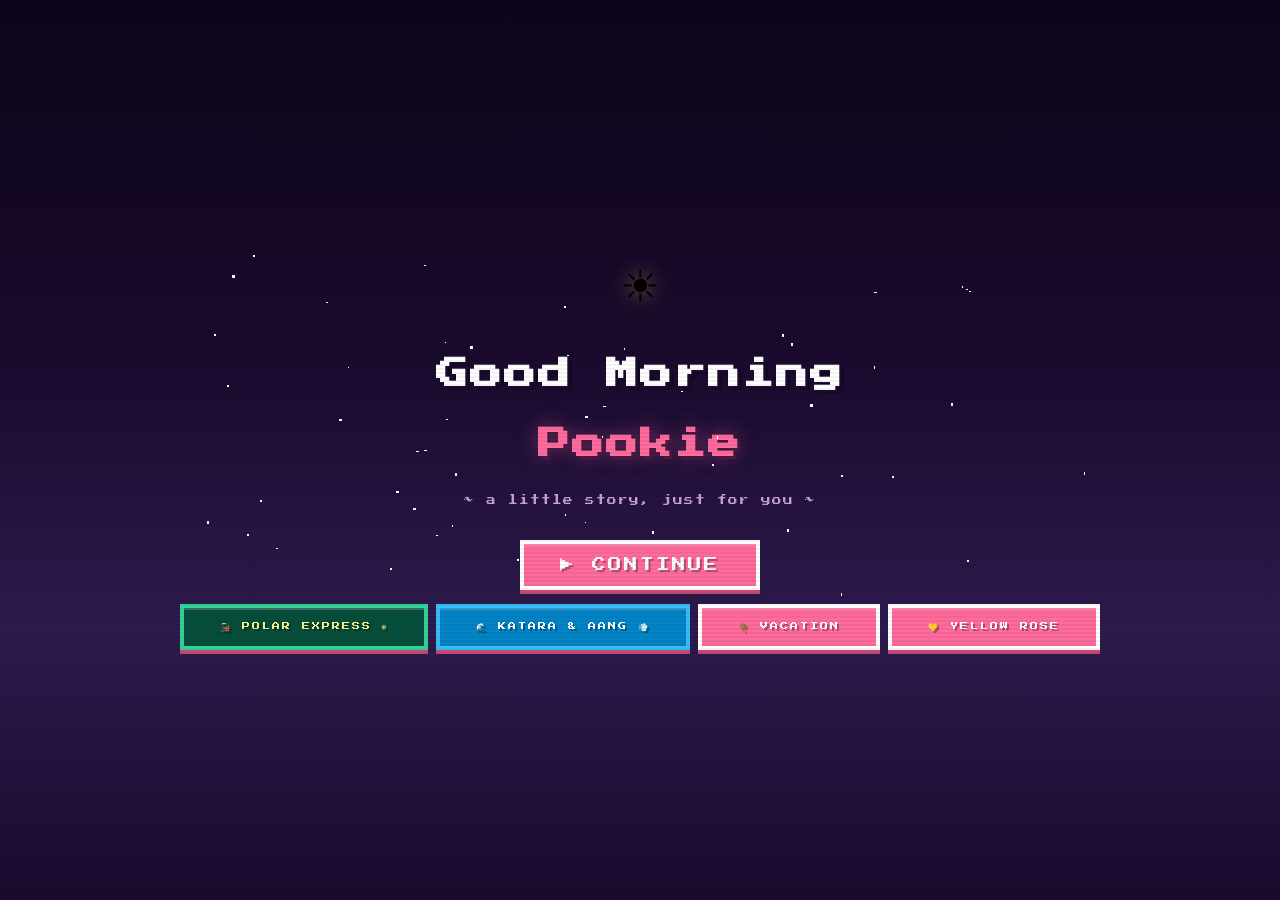
<file: index.html>
<!DOCTYPE html>
<html lang="en">
<head>
    <meta charset="UTF-8">
    <meta name="viewport" content="width=device-width, initial-scale=1.0">
    <title>Good Morning Pookie ❤️</title>
    <meta name="description" content="A cute pixel art love story for Ammu">
    <link href="https://fonts.googleapis.com/css2?family=Press+Start+2P&display=swap" rel="stylesheet">
    <link rel="stylesheet" href="style.css">
</head>
<body>
    <div id="game-wrapper">
        <canvas id="game-canvas"></canvas>

        <!-- Audio -->
        <audio id="bg-music" src="ytmp3free.cc_cant-take-my-eyes-off-you-youtubemp3free.org.mp3" preload="auto"></audio>

        <!-- UI Overlay (on top of canvas) -->
        <div id="ui-overlay">
            <button id="music-btn" class="music-toggle-btn" onclick="game.toggleMusic()" title="Toggle Music">🎵</button>
            <div id="dialogue-box" class="hidden">
                <div class="dialogue-border">
                    <div id="dialogue-speaker"></div>
                    <div id="dialogue-text"></div>
                    <div id="dialogue-choices"></div>
                    <div id="dialogue-continue" class="hidden">▶ CONTINUE</div>
                </div>
            </div>
        </div>

        <!-- Intro Screen -->
        <div id="intro-overlay" class="overlay active">
            <div class="scanlines"></div>
            <div class="intro-content">
                <div class="intro-stars" id="intro-stars"></div>
                <div class="pixel-sun-icon">☀️</div>
                <h1 class="intro-title">Good Morning<br><span class="pink">Pookie</span></h1>
                <p class="intro-sub">~ a little story, just for you ~</p>
                <button class="pixel-btn pulse" onclick="game.startGame()">▶ CONTINUE</button>
                <div style="margin-top: 14px; display: flex; gap: 8px; justify-content: center; flex-wrap: wrap;">
                    <a href="polar-express.html" class="pixel-btn" style="text-decoration: none; font-size: 8px; background: #064e3b; border-color: #34d399; color: #fef08a;">🚂 POLAR EXPRESS ❄️</a>
                    <a href="kataang/index.html" class="pixel-btn" style="text-decoration: none; font-size: 8px; background: #0284c7; border-color: #38bdf8; color: #fff;">🌊 KATARA & AANG 💨</a>
                    <a href="vacation/index.html" class="pixel-btn" style="text-decoration: none; font-size: 8px; color: #fff;">🌴 VACATION</a>
                    <a href="yellow-rose/index.html" class="pixel-btn" style="text-decoration: none; font-size: 8px; color: #fff;">💛 YELLOW ROSE</a>
                </div>
            </div>
        </div>

        <!-- Fade overlay -->
        <div id="fade-overlay" class="overlay" style="opacity:0;pointer-events:none;background:#0a0a1a"></div>

        <!-- Finale overlay -->
        <div id="finale-overlay" class="overlay hidden">
            <div class="scanlines"></div>
            <div class="finale-flowers-layer" id="finale-flowers"></div>
            <div class="finale-letter-wrap">
                <div class="finale-letter">
                    <h2 class="letter-title">💌 Dear Ammu 💌</h2>
                    <div class="letter-body">
                        Hi Ammu, <span class="hl">I love you a lot</span> and will love you forever — till the sun explodes and takes over the world, hehe. ☀️
                        <br><br>
                        You know, talking like this feels like sending you letters via pigeon, hahaha — I love it. 🐦
                        <br><br>
                        Every moment, I think of you and want to talk with you. Your smile, your laugh, your voice, your way of thinking, your writing, your stories, your interests, your talks — <span class="hl">I LOVE IT ALL. I LOVE YOU.</span> 💕
                        <br><br>
                        I will never make you upset or make you cry. I will always be there, right next to you. You can share anything you want, and <span class="hl">my shoulder and a bigggg hug are always there</span>. 🤗
                        <br><br>
                        I want to explore the whole world with you and spend every single moment with you. I want to <span class="hl">open a café in Kerala</span> with you, where books written by you can sit on our shelves and my eyes can treasure every moment of it — a shelf where I can put every memory of ours. ☕📚
                        <br><br>
                        <span class="hl big">I love you, Ammu. Forever and always. 💕</span>
                    </div>
                    <div class="letter-sig">— Your Eugene 🌹</div>
                    <div class="letter-hearts">❤️ 💕 💖 💗 💝 ❤️</div>
                </div>
            </div>
        </div>
    </div>
    <script src="game.js"></script>
</body>
</html>
</file>
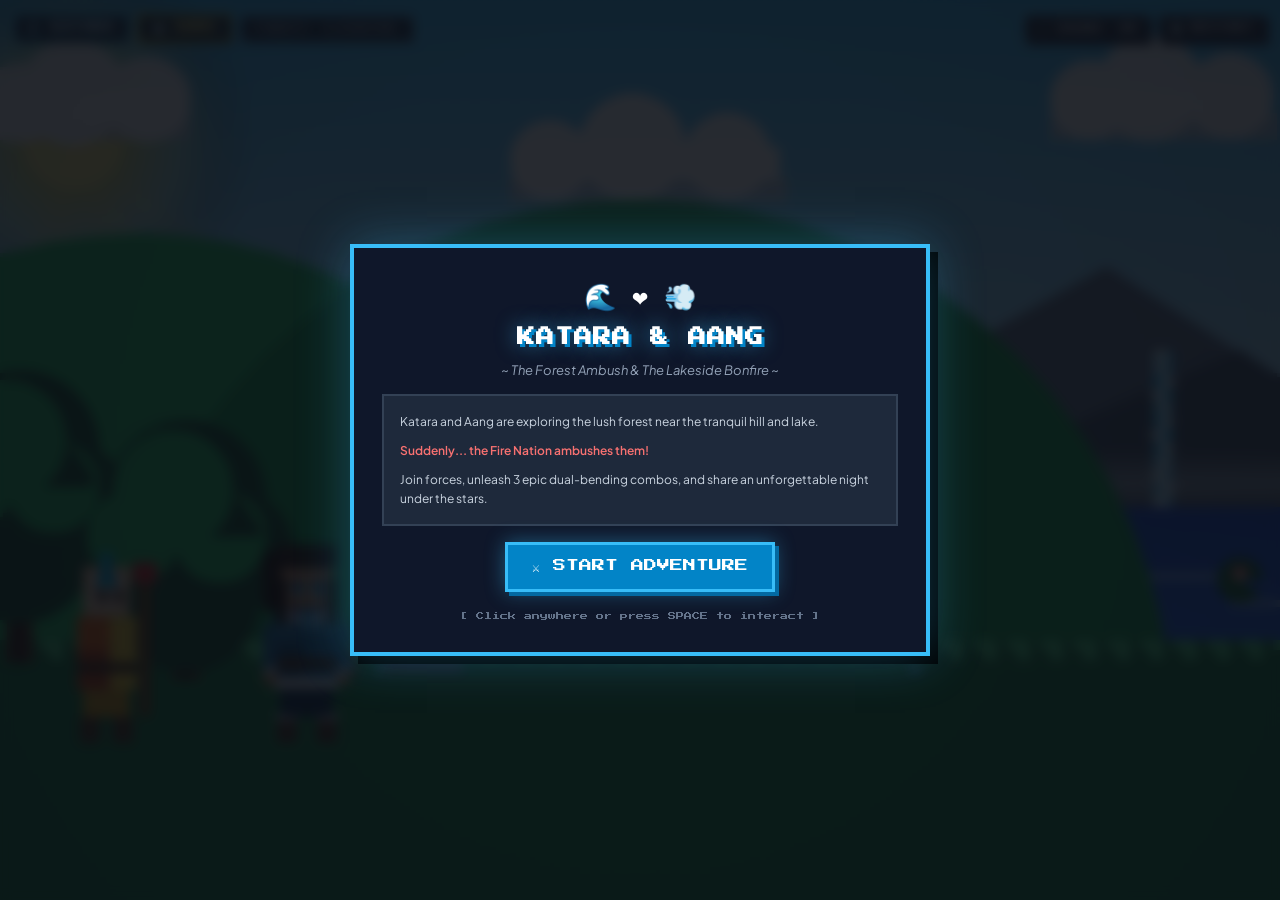
<file: kataang/index.html>
<!DOCTYPE html>
<html lang="en">
<head>
    <meta charset="UTF-8">
    <meta name="viewport" content="width=device-width, initial-scale=1.0">
    <title>Katara & Aang 🌊💨 | Battle & Bonfire</title>
    <meta name="description" content="A handcrafted 2D pixel art Avatar adventure featuring Katara and Aang defending the forest from the Fire Nation and sharing a romantic bonfire night.">
    
    <!-- Google Fonts for Retro Pixel Typography -->
    <link rel="preconnect" href="https://fonts.googleapis.com">
    <link rel="preconnect" href="https://fonts.gstatic.com" crossorigin>
    <link href="https://fonts.googleapis.com/css2?family=Press+Start+2P&family=Plus+Jakarta+Sans:wght@400;600;700&display=swap" rel="stylesheet">
    
    <link rel="stylesheet" href="style.css">
</head>
<body>
    <div id="game-container">
        <!-- 2D Pixel Art Canvas -->
        <canvas id="game-canvas"></canvas>

        <!-- Audio Elements for Battle and Bonfire -->
        <audio id="fight-music" src="fight%20scene%20song.mp3" preload="auto"></audio>
        <audio id="tavern-music" src="tavernsong.mp3" preload="auto"></audio>

        <!-- Top Status Bar -->
        <header id="top-bar">
            <div class="header-left">
                <span class="badge water-badge">🌊 KATARA</span>
                <span class="badge air-badge">💨 AANG</span>
                <span id="scene-indicator" class="badge scene-badge">FOREST CLEARING</span>
            </div>
            <div class="header-right">
                <button id="sound-btn" class="pixel-btn sm" title="Toggle Sound / Music">
                    <span id="sound-icon">🔊</span> <span id="sound-text">SOUND: ON</span>
                </button>
                <button id="restart-btn" class="pixel-btn sm" title="Restart Story">
                    <span>🔄 RESTART</span>
                </button>
            </div>
        </header>

        <!-- Battle HUD Overlay -->
        <div id="battle-hud" class="hud-layer hidden">
            <!-- Phase & Enemy HP Bar -->
            <div class="battle-top-info">
                <div class="phase-box">
                    <span class="phase-title">BATTLE PHASE</span>
                    <span id="phase-counter" class="phase-number">1 / 5</span>
                </div>
                <div class="enemy-status-card">
                    <div class="enemy-header">
                        <span id="enemy-name" class="enemy-name">FIRE NATION SCOUT</span>
                        <span id="enemy-hp-text" class="enemy-hp-num">100%</span>
                    </div>
                    <div class="hp-bar-bg">
                        <div id="enemy-hp-fill" class="hp-bar-fill fire-fill"></div>
                    </div>
                </div>
            </div>

            <!-- Combo Announcement Banner -->
            <div id="combo-banner" class="combo-banner hidden">
                <div class="combo-text" id="combo-text">DUAL BENDING COMBO!</div>
            </div>

            <!-- Attack Selection Menu for Katara -->
            <div id="attack-menu" class="attack-menu">
                <div class="menu-title-bar">
                    <span class="element-icon">🌊</span>
                    <span class="menu-heading">SELECT KATARA'S WATERBENDING ATTACK:</span>
                    <span class="menu-sub">[Aang will synergize with Airbending!]</span>
                </div>
                <div id="attack-buttons" class="attack-buttons-grid">
                    <!-- Injected dynamically by game.js -->
                </div>
            </div>
        </div>

        <!-- Dialogue Box -->
        <div id="dialogue-box" class="dialogue-container hidden">
            <div class="dialogue-window">
                <div class="speaker-tag" id="speaker-tag">AANG</div>
                <div class="dialogue-content">
                    <div class="portrait-box" id="portrait-box">
                        <div class="pixel-portrait" id="portrait-avatar"></div>
                    </div>
                    <div class="dialogue-text-area">
                        <p id="dialogue-text" class="dialogue-p"></p>
                        <div id="dialogue-choices" class="dialogue-choices-row hidden"></div>
                    </div>
                </div>
                <div id="dialogue-prompt" class="dialogue-prompt">PRESS [SPACE] OR CLICK TO CONTINUE ▶</div>
            </div>
        </div>

        <!-- Aurora North Pole Message -->
        <div id="aurora-message-container" class="aurora-message-container hidden">
            <h1 class="aurora-message-title">GET WELL SOON SWEETHEART</h1>
            <p class="aurora-message-sub">WE HAVE TO EXPLORE WHOLE WORLD</p>
        </div>

        <!-- Intro Start Screen Overlay -->
        <div id="intro-screen" class="screen-overlay active">
            <div class="intro-card">
                <div class="intro-elements">
                    <span class="water-symbol">🌊</span>
                    <span class="heart-symbol">❤️</span>
                    <span class="air-symbol">💨</span>
                </div>
                <h1 class="main-title">KATARA & AANG</h1>
                <p class="subtitle">~ The Forest Ambush & The Lakeside Bonfire ~</p>
                
                <div class="story-preview-box">
                    <p class="preview-line">Katara and Aang are exploring the lush forest near the tranquil hill and lake.</p>
                    <p class="preview-line alert-fire">Suddenly... the Fire Nation ambushes them!</p>
                    <p class="preview-line">Join forces, unleash 3 epic dual-bending combos, and share an unforgettable night under the stars.</p>
                </div>

                <button id="start-btn" class="pixel-btn primary pulse-btn">
                    <span>⚔️ START ADVENTURE</span>
                </button>
                <div class="intro-controls-hint">[ Click anywhere or press SPACE to interact ]</div>
            </div>
        </div>

        <!-- Fade Transition Curtain -->
        <div id="fade-curtain" class="fade-curtain"></div>
    </div>

    <!-- Handcrafted 2D Pixel Art Engine & Game Logic -->
    <script src="game.js"></script>
</body>
</html>
</file>
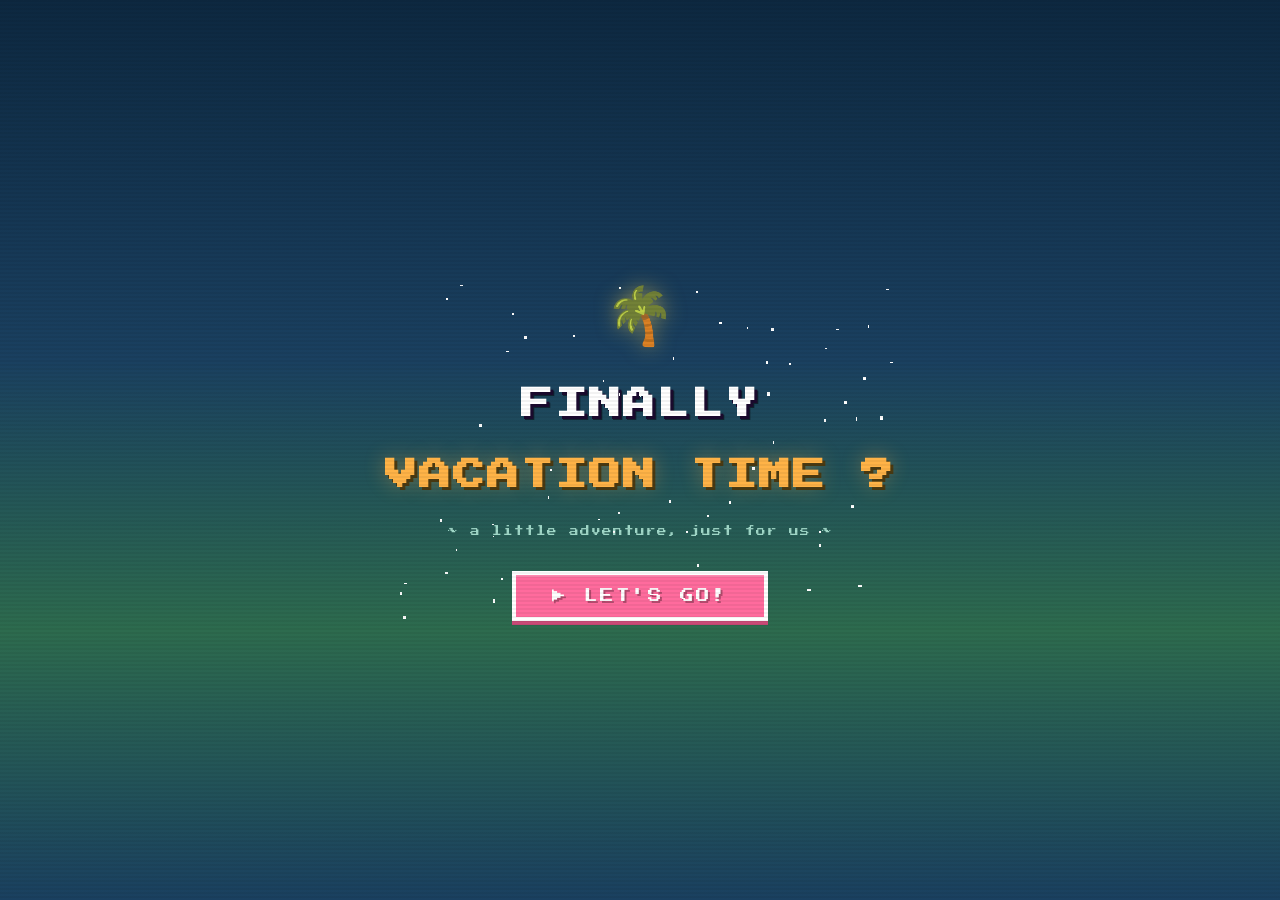
<file: vacation/index.html>
<!DOCTYPE html>
<html lang="en">
<head>
    <meta charset="UTF-8">
    <meta name="viewport" content="width=device-width, initial-scale=1.0">
    <title>Finally Vacation Time? ☀️🌴</title>
    <meta name="description" content="A romantic pixel art vacation story for Ammu">
    <link href="https://fonts.googleapis.com/css2?family=Press+Start+2P&display=swap" rel="stylesheet">
    <link rel="stylesheet" href="style.css">
</head>
<body>
    <div id="game-wrapper">
        <canvas id="game-canvas"></canvas>

        <!-- UI Overlay -->
        <div id="ui-overlay">
            <audio id="bg-music-1" src="../ytmp3free.cc_premam-malare-video-song-rajesh-murugesan-vijay-yesudas-nivin-pauly-sai-pallavi-youtubemp3free.org.mp3" preload="auto"></audio>
            <audio id="bg-music-2" src="../youtube-audio.mp3" preload="auto"></audio>
            <button id="music-btn" class="music-toggle-btn" onclick="game.toggleMusic()" title="Toggle Music">🎵</button>
            <div id="dialogue-box" class="hidden">
                <div class="dialogue-border">
                    <div id="dialogue-speaker"></div>
                    <div id="dialogue-text"></div>
                    <div id="dialogue-choices"></div>
                    <div id="dialogue-continue" class="hidden">▶ CONTINUE</div>
                </div>
            </div>
        </div>

        <!-- Intro Screen -->
        <div id="intro-overlay" class="overlay active">
            <div class="scanlines"></div>
            <div class="intro-content">
                <div class="intro-stars" id="intro-stars"></div>
                <div class="pixel-sun-icon">🌴</div>
                <h1 class="intro-title">FINALLY<br><span class="pink">VACATION TIME ?</span></h1>
                <p class="intro-sub">~ a little adventure, just for us ~</p>
                <button class="pixel-btn pulse" onclick="game.startGame()">▶ LET'S GO!</button>
            </div>
        </div>

        <!-- Fade overlay -->
        <div id="fade-overlay" class="overlay" style="opacity:0;pointer-events:none;background:#0a0a1a"></div>
    </div>
    <script src="game.js"></script>
</body>
</html>
</file>
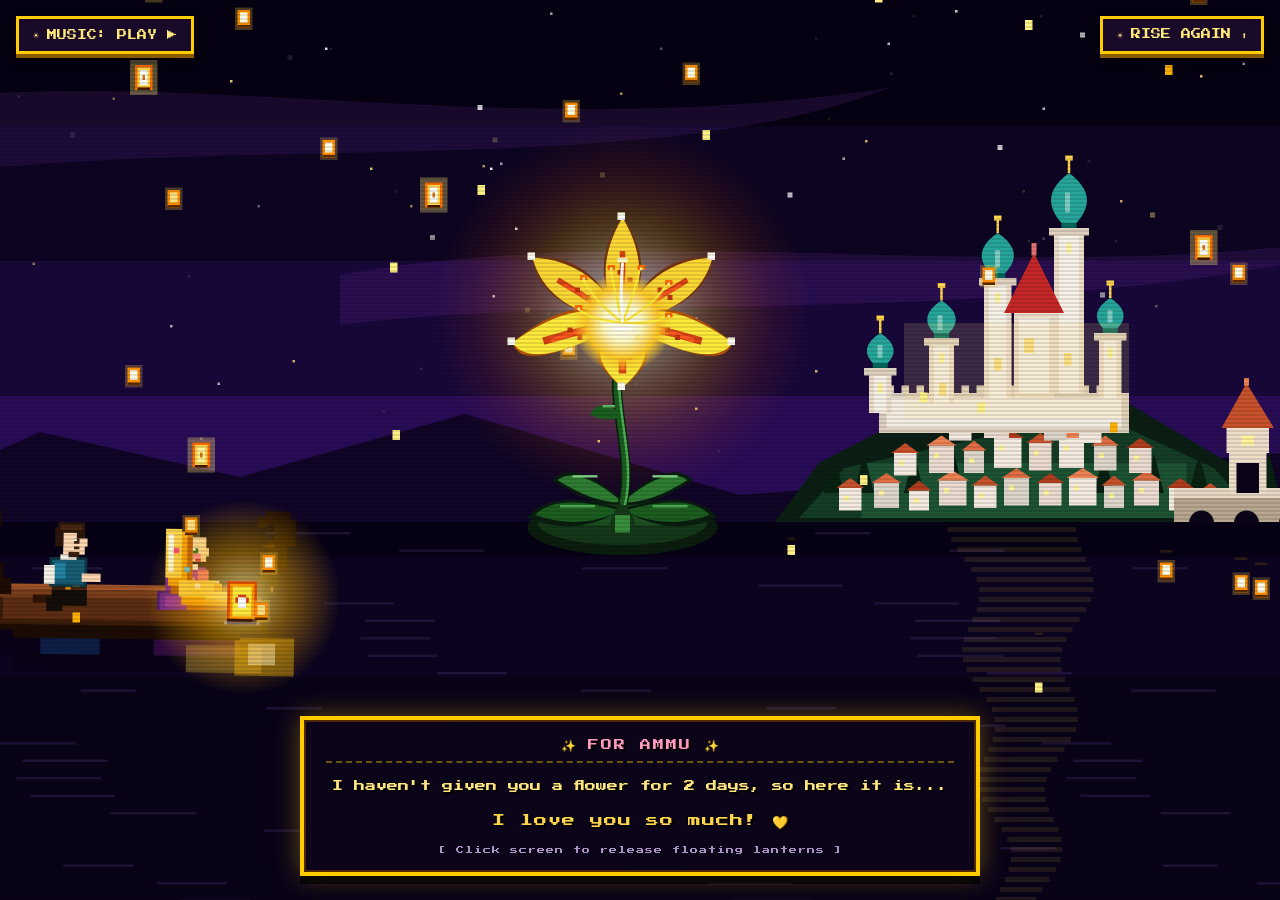
<file: yellow-rose/index.html>
<!DOCTYPE html>
<html lang="en">
<head>
    <meta charset="UTF-8">
    <meta name="viewport" content="width=device-width, initial-scale=1.0">
    <title>A Golden Flower For You 💛</title>
    <meta name="description" content="A 2D pixel art animation of Rapunzel and Eugene at night with floating lanterns and a rising yellow rose.">
    
    <!-- Google Fonts for Retro Pixel Typography -->
    <link rel="preconnect" href="https://fonts.googleapis.com">
    <link rel="preconnect" href="https://fonts.gstatic.com" crossorigin>
    <link href="https://fonts.googleapis.com/css2?family=Press+Start+2P&family=Plus+Jakarta+Sans:wght@400;600&display=swap" rel="stylesheet">
    
    <link rel="stylesheet" href="style.css">
</head>
<body>
    <div id="game-container">
        <!-- 2D Pixel Canvas for Full Scene & Animations -->
        <canvas id="pixel-canvas"></canvas>

        <!-- Audio Element for Tangled Song (Autoplay default on) -->
        <audio id="bg-music" src="tangled_song.mp3" preload="auto" autoplay loop></audio>

        <!-- Top Pixel UI Bar -->
        <div class="pixel-top-ui">
            <button id="music-btn" class="pixel-btn" title="Toggle Tangled Music">
                <span class="btn-icon">☀️</span>
                <span id="music-btn-text">MUSIC: PLAY ▶</span>
            </button>
            <button id="replay-btn" class="pixel-btn" title="Replay the Golden Flower Rise Animation">
                <span class="btn-icon">☀️</span>
                <span>RISE AGAIN ⬆</span>
            </button>
        </div>

        <!-- The Exact Heartfelt Message Box (Grammar Corrected, Nothing More) -->
        <div class="message-wrapper" id="message-box">
            <div class="pixel-box">
                <div class="pixel-box-header">
                    <span class="header-star">✨</span>
                    <span class="header-title">FOR AMMU</span>
                    <span class="header-star">✨</span>
                </div>
                <div class="pixel-box-content">
                    <p class="message-line line-1">I haven't given you a flower for 2 days, so here it is...</p>
                    <p class="message-line line-2">I love you so much! 💛</p>
                </div>
                <div class="pixel-box-hint">
                    <span>[ Click screen to release floating lanterns ]</span>
                </div>
            </div>
        </div>
    </div>

    <!-- 2D Pixel Art Animation Engine -->
    <script src="script.js?v=4"></script>
</body>
</html>
</file>
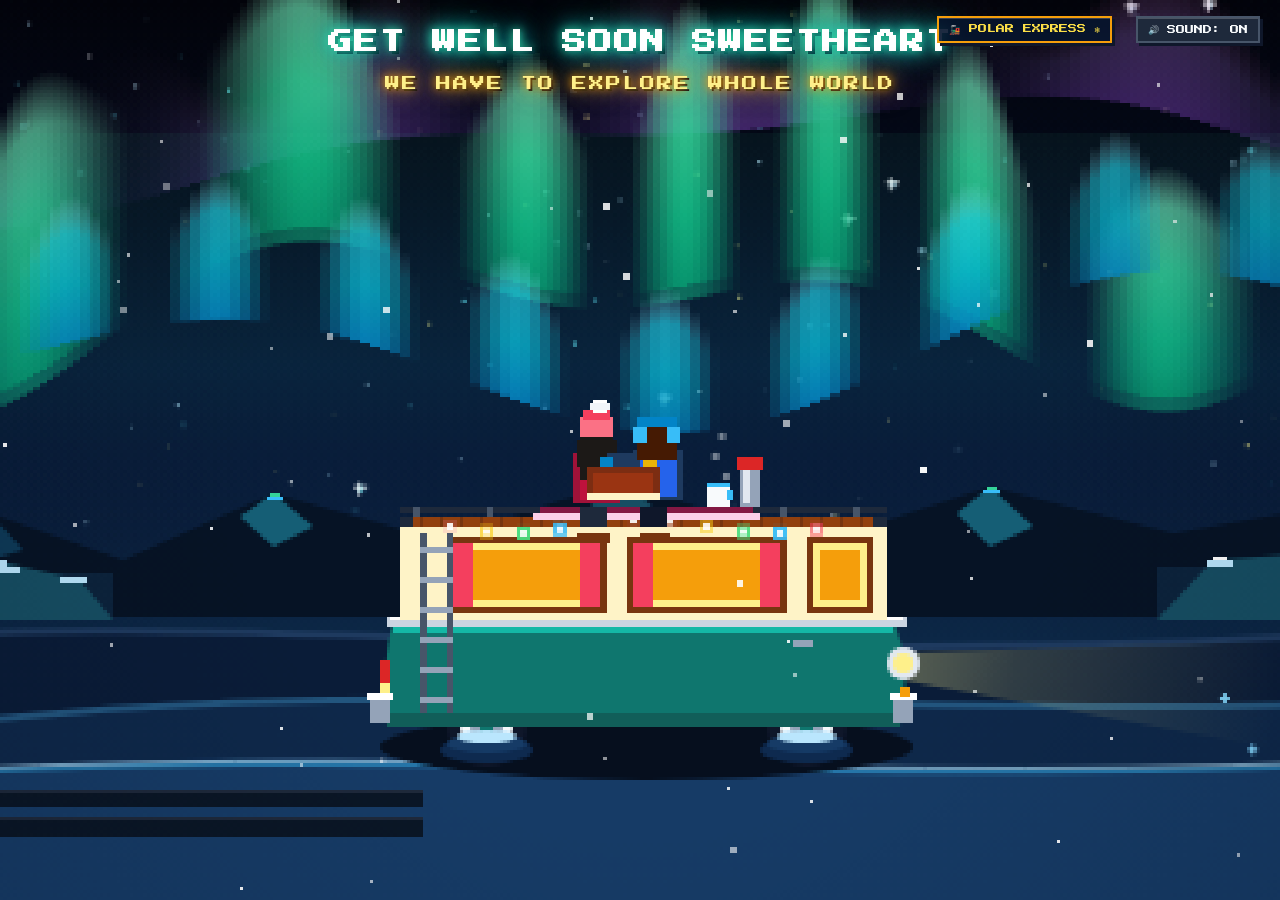
<file: aurora.html>
<!DOCTYPE html>
<html lang="en">
<head>
    <meta charset="UTF-8">
    <meta name="viewport" content="width=device-width, initial-scale=1.0">
    <title>Get Well Soon Sweetheart ❤️</title>
    <meta name="description" content="Get Well Soon Sweetheart - We Have To Explore Whole World. A handcrafted 2D pixel art North Pole Aurora night scene.">
    
    <!-- Google Fonts for Retro Pixel Typography -->
    <link rel="preconnect" href="https://fonts.googleapis.com">
    <link rel="preconnect" href="https://fonts.gstatic.com" crossorigin>
    <link href="https://fonts.googleapis.com/css2?family=Press+Start+2P&family=Plus+Jakarta+Sans:wght@400;600;700&display=swap" rel="stylesheet">
    
    <link rel="stylesheet" href="kataang/style.css">
</head>
<body data-scene="aurora">
    <div id="game-container">
        <!-- 2D Pixel Art Canvas -->
        <canvas id="game-canvas"></canvas>

        <!-- Audio Element for Tavern Soundtrack -->
        <audio id="tavern-music" src="tavernsong.mp3" preload="auto"></audio>

        <!-- Aurora North Pole Message -->
        <div id="aurora-message-container" class="aurora-message-container">
            <h1 class="aurora-message-title">GET WELL SOON SWEETHEART</h1>
            <p class="aurora-message-sub">WE HAVE TO EXPLORE WHOLE WORLD</p>
        </div>

        <!-- Audio Control & Polar Express Navigation for Direct Aurora Page -->
        <div class="aurora-audio-bar">
            <a href="polar-express.html" class="pixel-btn sm" style="text-decoration:none; color:#fde047; border-color:#f59e0b; background:rgba(6,21,45,0.9); margin-right:8px; display:inline-flex; align-items:center;" title="Board the Polar Express to the North Pole">
                🚂 POLAR EXPRESS ❄️
            </a>
            <button id="sound-btn" class="pixel-btn sm" title="Toggle Sound / Music">
                <span id="sound-icon">🔊</span> <span id="sound-text">SOUND: ON</span>
            </button>
        </div>

        <!-- Hidden DOM elements referenced by KataangGame engine -->
        <div id="top-bar" class="hidden"></div>
        <div id="battle-hud" class="hidden"></div>
        <div id="dialogue-box" class="hidden"></div>
        <div id="night-actions" class="hidden"></div>
        <div id="intro-screen" class="hidden"></div>
        <div id="fade-curtain" class="fade-curtain"></div>
    </div>

    <script src="kataang/game.js"></script>
</body>
</html>
</file>
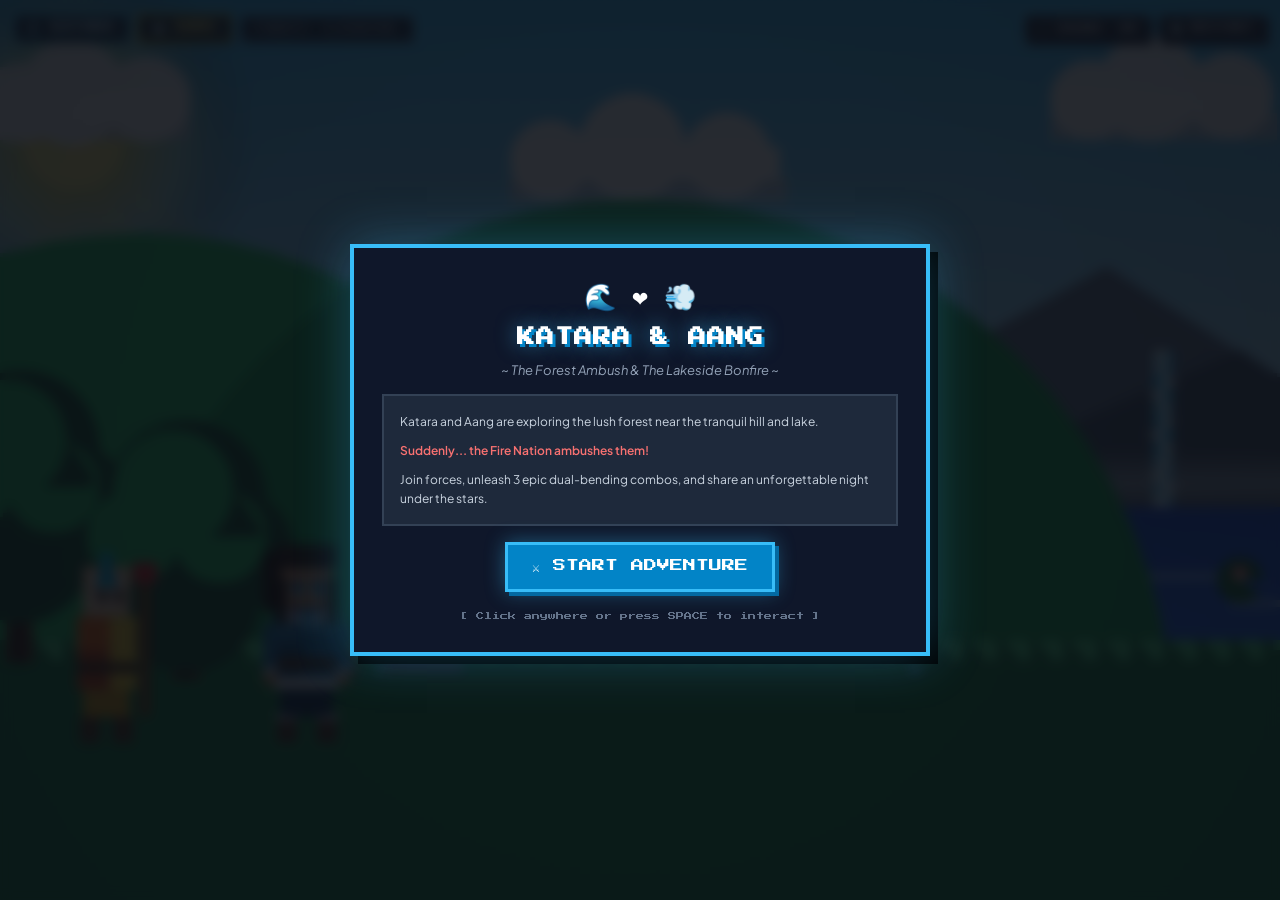
<file: avatar.html>
<!DOCTYPE html>
<html lang="en">
<head>
    <meta charset="UTF-8">
    <meta http-equiv="refresh" content="0; url=kataang/index.html">
    <title>Katara & Aang 🌊💨</title>
    <script>
        window.location.href = "kataang/index.html";
    </script>
</head>
<body style="background:#0a0d14;color:#38bdf8;font-family:sans-serif;display:flex;align-items:center;justify-content:center;height:100vh;">
    <p>Loading Katara & Aang 2D Pixel Adventure... <a href="kataang/index.html" style="color:#fde047;">Click here if not redirected</a></p>
</body>
</html>
</file>
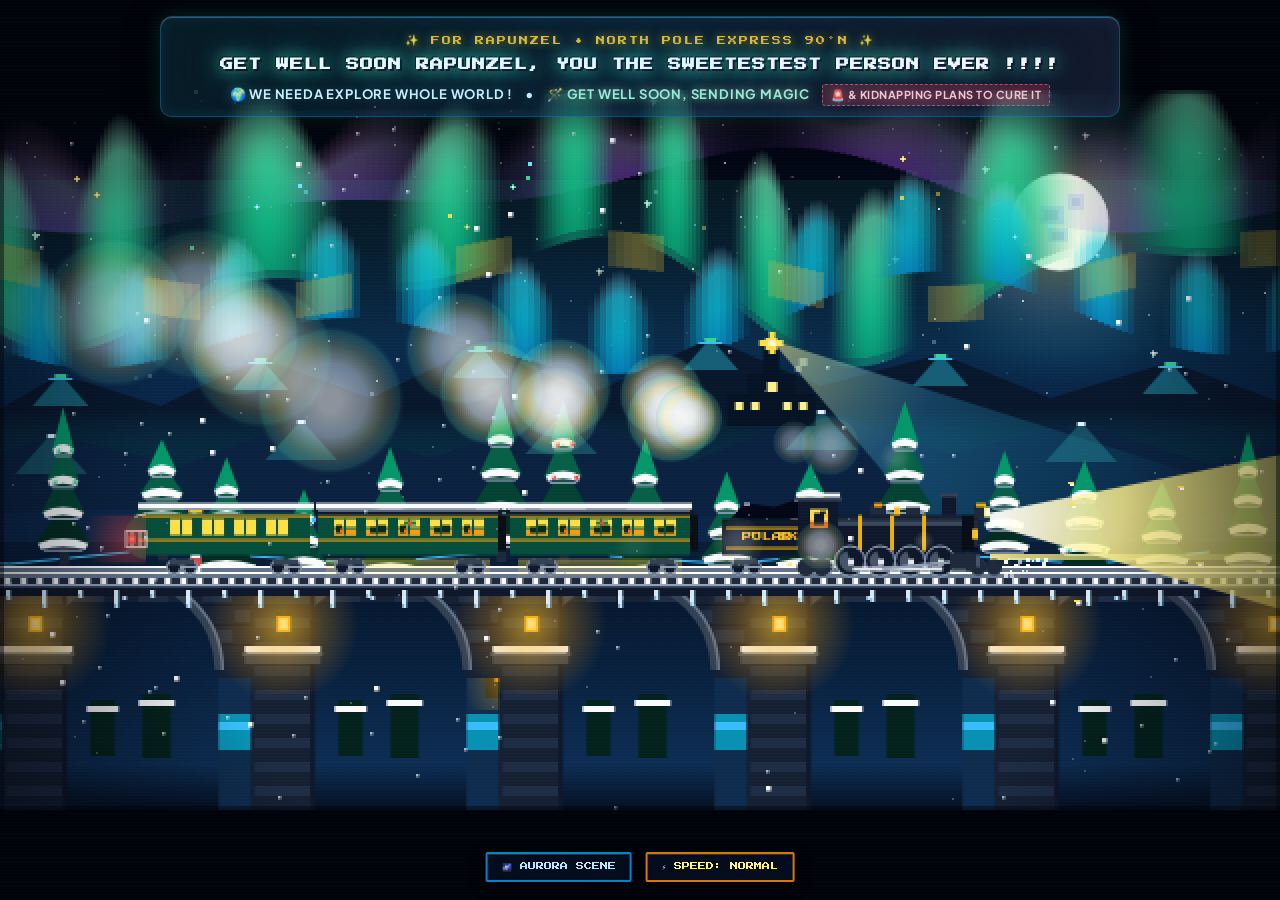
<file: polar-express.html>
<!DOCTYPE html>
<html lang="en">
<head>
    <meta charset="UTF-8">
    <meta name="viewport" content="width=device-width, initial-scale=1.0">
    <title>The Polar Express at the North Pole ❄️ | Get Well Soon Rapunzel</title>
    <meta name="description" content="A majestic handcrafted 2D pixel art journey of The Polar Express steaming through the North Pole under the Aurora Borealis. Words flowing from above for Rapunzel.">
    
    <!-- Google Fonts for Retro Pixel Typography and Elegant Storybook Titles -->
    <link rel="preconnect" href="https://fonts.googleapis.com">
    <link rel="preconnect" href="https://fonts.gstatic.com" crossorigin>
    <link href="https://fonts.googleapis.com/css2?family=Press+Start+2P&family=Plus+Jakarta+Sans:wght@400;600;700;800&family=Cinzel:wght@600;700;900&display=swap" rel="stylesheet">
    
    <style>
        /* =====================================================================
           POLAR EXPRESS PIXEL ART EXPERIENCE - ZERO SOUND, PURE MAJESTY
           ===================================================================== */
        *, *::before, *::after {
            box-sizing: border-box;
            margin: 0;
            padding: 0;
            user-select: none;
            -webkit-user-select: none;
        }

        html, body {
            width: 100%;
            height: 100%;
            overflow: hidden;
            background-color: #01030a;
            font-family: 'Plus Jakarta Sans', sans-serif;
            color: #f8fafc;
        }

        #app-wrapper {
            position: relative;
            width: 100vw;
            height: 100vh;
            display: flex;
            align-items: center;
            justify-content: center;
            background: radial-gradient(circle at 50% 20%, #06152d 0%, #020712 60%, #010309 100%);
            overflow: hidden;
        }

        /* Pixel Canvas: Integer Scaled, Crisp, No Blur */
        #game-canvas {
            display: block;
            image-rendering: -moz-crisp-edges;
            image-rendering: -webkit-crisp-edges;
            image-rendering: pixelated;
            image-rendering: crisp-edges;
            box-shadow: 0 0 60px rgba(6, 182, 212, 0.15), 0 0 100px rgba(16, 185, 129, 0.1);
            cursor: pointer;
        }

        /* ---------------------------------------------------------------------
           WORDS FLOWING FROM ABOVE - CELESTIAL FLOWING BANNER
           --------------------------------------------------------------------- */
        .flowing-words-container {
            position: absolute;
            top: 16px;
            left: 50%;
            transform: translateX(-50%);
            width: 90%;
            max-width: 960px;
            pointer-events: none;
            z-index: 20;
            display: flex;
            flex-direction: column;
            align-items: center;
            animation: floatDownFromHeavens 1.8s cubic-bezier(0.16, 1, 0.3, 1) forwards;
        }

        @keyframes floatDownFromHeavens {
            0% {
                opacity: 0;
                transform: translate(-50%, -30px) scale(0.96);
                filter: blur(6px);
            }
            100% {
                opacity: 1;
                transform: translate(-50%, 0) scale(1);
                filter: blur(0);
            }
        }

        /* Ethereal Frosted Aurora Glass Ribbon (Sleek, Translucent, Glowing) */
        .celestial-ribbon {
            width: 100%;
            background: linear-gradient(135deg, 
                rgba(3, 11, 28, 0.55) 0%, 
                rgba(2, 8, 20, 0.65) 50%, 
                rgba(5, 17, 38, 0.55) 100%
            );
            border: 1px solid rgba(56, 189, 248, 0.35);
            border-radius: 12px;
            box-shadow: 
                0 8px 32px rgba(0, 0, 0, 0.5),
                0 0 20px rgba(52, 211, 153, 0.2),
                inset 0 1px 0 rgba(255, 255, 255, 0.25),
                inset 0 0 15px rgba(56, 189, 248, 0.1);
            backdrop-filter: blur(10px);
            -webkit-backdrop-filter: blur(10px);
            padding: 10px 20px;
            text-align: center;
            position: relative;
            overflow: hidden;
        }

        /* Animated Northern Lights Sheen over the Ribbon */
        .celestial-ribbon::before {
            content: '';
            position: absolute;
            top: 0;
            left: -100%;
            width: 300%;
            height: 100%;
            background: linear-gradient(
                90deg, 
                transparent 0%, 
                rgba(52, 211, 153, 0.08) 25%, 
                rgba(56, 189, 248, 0.16) 50%, 
                rgba(244, 114, 182, 0.08) 75%, 
                transparent 100%
            );
            animation: ribbonShimmer 8s linear infinite;
            pointer-events: none;
        }

        @keyframes ribbonShimmer {
            0% { transform: translateX(0); }
            100% { transform: translateX(50%); }
        }

        /* Decorative Golden Crest */
        .ribbon-header-tag {
            display: inline-flex;
            align-items: center;
            gap: 10px;
            font-family: 'Press Start 2P', monospace;
            font-size: 9px;
            letter-spacing: 2px;
            color: #fbbf24;
            text-shadow: 0 0 10px rgba(251, 191, 36, 0.7), 0 2px 4px #000;
            margin-bottom: 8px;
            text-transform: uppercase;
        }

        .ribbon-header-tag .star-icon {
            font-size: 11px;
            animation: starPulse 2s ease-in-out infinite alternate;
        }

        @keyframes starPulse {
            0% { transform: scale(0.9); opacity: 0.7; }
            100% { transform: scale(1.2); opacity: 1; filter: drop-shadow(0 0 6px #fde047); }
        }

        /* The Main Flowing Headline */
        .primary-flowing-title {
            font-family: 'Press Start 2P', monospace;
            font-size: 13px;
            line-height: 1.6;
            color: #ffffff;
            letter-spacing: 1px;
            text-shadow: 
                2px 2px 0px #020617,
                -1px -1px 0px #020617,
                0 0 16px rgba(52, 211, 153, 0.9),
                0 0 28px rgba(56, 189, 248, 0.8),
                0 0 40px rgba(251, 191, 36, 0.5);
            animation: auroraGlowPulse 4s ease-in-out infinite alternate;
            margin-bottom: 8px;
        }

        @keyframes auroraGlowPulse {
            0% {
                text-shadow: 
                    2px 2px 0px #020617,
                    0 0 14px rgba(52, 211, 153, 0.9),
                    0 0 25px rgba(56, 189, 248, 0.7);
            }
            50% {
                text-shadow: 
                    2px 2px 0px #020617,
                    0 0 20px rgba(251, 191, 36, 0.95),
                    0 0 32px rgba(244, 114, 182, 0.85);
            }
            100% {
                text-shadow: 
                    2px 2px 0px #020617,
                    0 0 22px rgba(56, 189, 248, 0.95),
                    0 0 35px rgba(52, 211, 153, 0.85);
            }
        }

        /* Flowing Subtext with Words Cascading */
        .flowing-subtext-stream {
            font-family: 'Plus Jakarta Sans', sans-serif;
            font-weight: 700;
            font-size: 13px;
            line-height: 1.5;
            color: #e0f2fe;
            text-shadow: 0 2px 8px rgba(0, 0, 0, 0.9), 0 0 12px rgba(56, 189, 248, 0.5);
            letter-spacing: 0.8px;
            display: flex;
            align-items: center;
            justify-content: center;
            gap: 12px;
            flex-wrap: wrap;
        }

        .sub-highlight {
            color: #fde047;
            text-shadow: 0 0 10px rgba(253, 224, 71, 0.8), 0 2px 4px #000;
        }

        .magic-highlight {
            color: #a7f3d0;
            text-shadow: 0 0 10px rgba(167, 243, 208, 0.8), 0 2px 4px #000;
        }

        .kidnap-plan-tag {
            display: inline-block;
            background: rgba(244, 63, 94, 0.22);
            border: 1px dashed rgba(251, 113, 133, 0.6);
            color: #fecdd3;
            padding: 2px 8px;
            border-radius: 3px;
            font-size: 11px;
            letter-spacing: 0.5px;
            text-shadow: 0 0 8px rgba(244, 63, 94, 0.6);
        }

        /* ---------------------------------------------------------------------
           BOTTOM RETRO CONTROLS & HUD BAR (SILENT, VISUAL-ONLY)
           --------------------------------------------------------------------- */
        .bottom-hud-bar {
            position: absolute;
            bottom: 18px;
            left: 50%;
            transform: translateX(-50%);
            display: flex;
            align-items: center;
            gap: 14px;
            z-index: 20;
            pointer-events: auto;
        }

        .pixel-badge-btn {
            font-family: 'Press Start 2P', monospace;
            font-size: 8px;
            color: #bae6fd;
            background: rgba(4, 15, 33, 0.85);
            border: 2px solid #0284c7;
            padding: 8px 14px;
            border-radius: 2px;
            cursor: pointer;
            display: flex;
            align-items: center;
            gap: 8px;
            text-decoration: none;
            transition: all 0.2s ease;
            box-shadow: 0 4px 14px rgba(0, 0, 0, 0.6), inset 0 1px 0 rgba(255, 255, 255, 0.15);
        }

        .pixel-badge-btn:hover {
            background: rgba(8, 28, 58, 0.95);
            border-color: #38bdf8;
            color: #ffffff;
            transform: translateY(-2px);
            box-shadow: 0 6px 20px rgba(56, 189, 248, 0.35);
        }

        .pixel-badge-btn.gold {
            border-color: #d97706;
            color: #fef08a;
        }

        .pixel-badge-btn.gold:hover {
            border-color: #f59e0b;
            box-shadow: 0 6px 20px rgba(245, 158, 11, 0.35);
        }

        /* Subtle Retro Scanlines & Film Vignette Overlay */
        .vignette-overlay {
            position: absolute;
            inset: 0;
            pointer-events: none;
            background: radial-gradient(circle at 50% 50%, transparent 62%, rgba(1, 3, 10, 0.65) 100%);
            z-index: 15;
        }

        .scanlines {
            position: absolute;
            inset: 0;
            pointer-events: none;
            background: repeating-linear-gradient(
                to bottom,
                rgba(255, 255, 255, 0.015) 0px,
                rgba(255, 255, 255, 0.015) 1px,
                transparent 1px,
                transparent 3px
            );
            z-index: 16;
            opacity: 0.6;
        }

        /* Screen Click Hint */
        .click-hint {
            position: absolute;
            bottom: 58px;
            left: 50%;
            transform: translateX(-50%);
            font-family: 'Press Start 2P', monospace;
            font-size: 7px;
            letter-spacing: 1.5px;
            color: rgba(186, 230, 253, 0.65);
            text-shadow: 0 1px 3px #000;
            pointer-events: none;
            z-index: 20;
            animation: pulseHint 2.4s ease-in-out infinite;
        }

        @keyframes pulseHint {
            0%, 100% { opacity: 0.4; }
            50% { opacity: 0.9; }
        }

        /* Responsive Breakpoints */
        @media (max-width: 768px) {
            .flowing-words-container {
                top: 10px;
                width: 96%;
            }
            .celestial-ribbon {
                padding: 10px 14px;
            }
            .primary-flowing-title {
                font-size: 9px;
                line-height: 1.5;
            }
            .flowing-subtext-stream {
                font-size: 10px;
                gap: 6px;
            }
            .bottom-hud-bar {
                bottom: 10px;
                gap: 8px;
            }
            .pixel-badge-btn {
                font-size: 7px;
                padding: 6px 10px;
            }
        }
    </style>
</head>
<body>
    <div id="app-wrapper">
        <!-- 2D Pixel Art Canvas -->
        <canvas id="game-canvas"></canvas>

        <!-- Film Vignette & Subtle Retro Scanline Overlay -->
        <div class="vignette-overlay"></div>
        <div class="scanlines"></div>

        <!-- WORDS FLOWING FROM ABOVE (The Majestic Celestial Ribbon) -->
        <div class="flowing-words-container" id="flowing-words">
            <div class="celestial-ribbon">
                <div class="ribbon-header-tag">
                    <span class="star-icon">✨</span>
                    <span>FOR RAPUNZEL • NORTH POLE EXPRESS 90°N</span>
                    <span class="star-icon">✨</span>
                </div>
                
                <h1 class="primary-flowing-title">
                    GET WELL SOON RAPUNZEL, YOU THE SWEETESTEST PERSON EVER !!!!
                </h1>

                <div class="flowing-subtext-stream">
                    <span>🌍 WE NEEDA EXPLORE WHOLE WORLD !</span>
                    <span>•</span>
                    <span class="magic-highlight">🪄 GET WELL SOON, SENDING MAGIC</span>
                    <span class="kidnap-plan-tag">🚨 & KIDNAPPING PLANS TO CURE IT</span>
                </div>
            </div>
        </div>

        <!-- Silent HUD Bar: Seamless Navigation & View Controls -->
        <div class="bottom-hud-bar">
            <a href="aurora.html" class="pixel-badge-btn">
                <span>🌌 AURORA SCENE</span>
            </a>
            <button id="camera-speed-btn" class="pixel-badge-btn gold">
                <span>⚡ SPEED: NORMAL</span>
            </button>
        </div>
    </div>

    <!-- Handcrafted 2D Pixel Art Engine (Zero External Dependencies, Zero Sound, Pure Procedural Graphics) -->
    <script src="polar-express.js"></script>
</body>
</html>
</file>
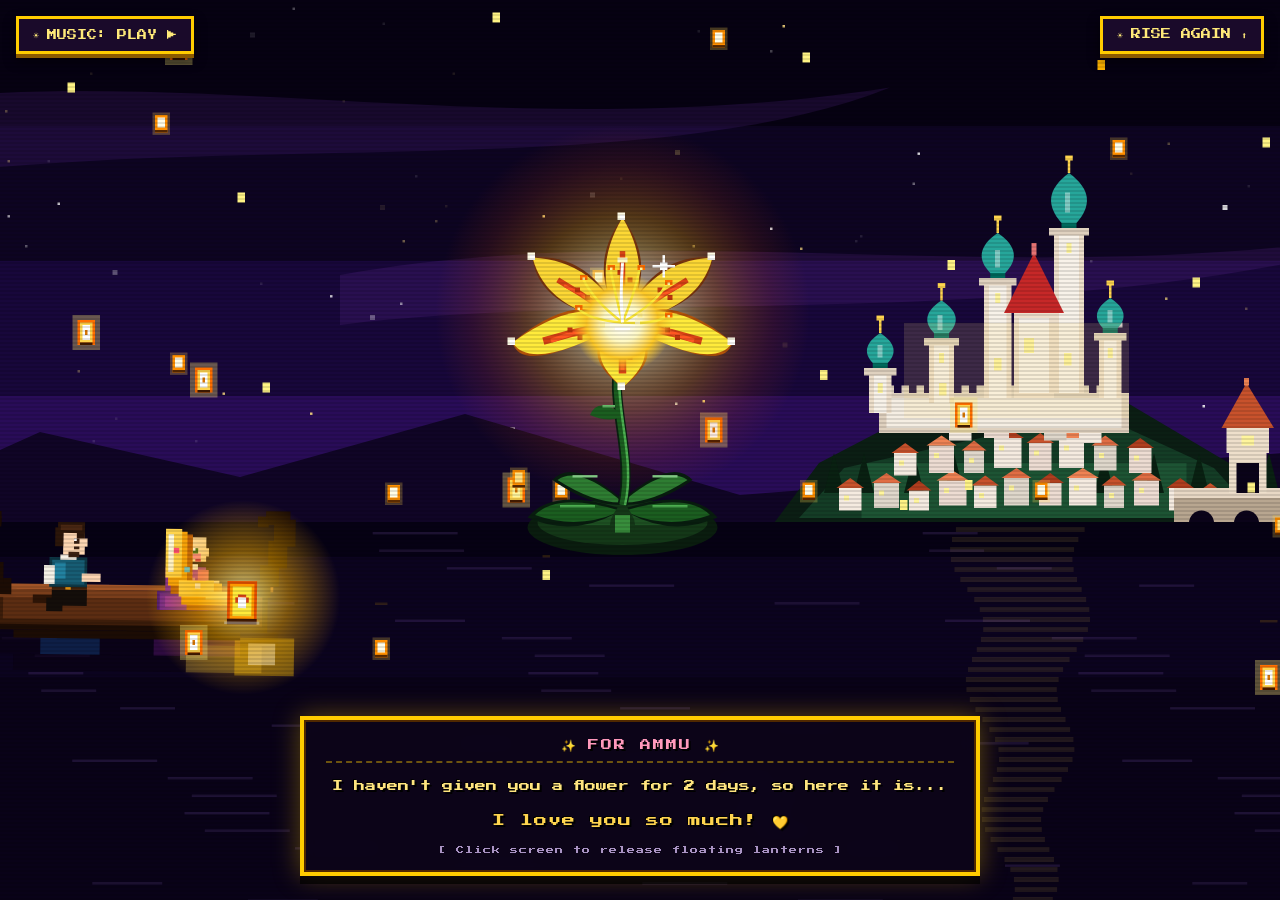
<file: yellow-rose.html>
<!DOCTYPE html>
<html lang="en">
<head>
    <meta charset="UTF-8">
    <meta name="viewport" content="width=device-width, initial-scale=1.0">
    <title>A Golden Flower For You 💛</title>
    <meta name="description" content="A 2D pixel art animation of Rapunzel and Eugene at night with floating lanterns and a rising yellow rose.">
    
    <!-- Google Fonts for Retro Pixel Typography -->
    <link rel="preconnect" href="https://fonts.googleapis.com">
    <link rel="preconnect" href="https://fonts.gstatic.com" crossorigin>
    <link href="https://fonts.googleapis.com/css2?family=Press+Start+2P&family=Plus+Jakarta+Sans:wght@400;600&display=swap" rel="stylesheet">
    
    <link rel="stylesheet" href="yellow-rose/style.css">
</head>
<body>
    <div id="game-container">
        <!-- 2D Pixel Canvas for Full Scene & Animations -->
        <canvas id="pixel-canvas"></canvas>

        <!-- Audio Element for Tangled Song (Autoplay default on) -->
        <audio id="bg-music" src="youtube-audio.mp3" preload="auto" autoplay loop></audio>

        <!-- Top Pixel UI Bar -->
        <div class="pixel-top-ui">
            <button id="music-btn" class="pixel-btn" title="Toggle Tangled Music">
                <span class="btn-icon">☀️</span>
                <span id="music-btn-text">MUSIC: PLAY ▶</span>
            </button>
            <button id="replay-btn" class="pixel-btn" title="Replay the Golden Flower Rise Animation">
                <span class="btn-icon">☀️</span>
                <span>RISE AGAIN ⬆</span>
            </button>
        </div>

        <!-- The Exact Heartfelt Message Box (Grammar Corrected, Nothing More) -->
        <div class="message-wrapper" id="message-box">
            <div class="pixel-box">
                <div class="pixel-box-header">
                    <span class="header-star">✨</span>
                    <span class="header-title">FOR AMMU</span>
                    <span class="header-star">✨</span>
                </div>
                <div class="pixel-box-content">
                    <p class="message-line line-1">I haven't given you a flower for 2 days, so here it is...</p>
                    <p class="message-line line-2">I love you so much! 💛</p>
                </div>
                <div class="pixel-box-hint">
                    <span>[ Click screen to release floating lanterns ]</span>
                </div>
            </div>
        </div>
    </div>

    <!-- 2D Pixel Art Animation Engine -->
    <script src="yellow-rose/script.js?v=4"></script>
</body>
</html>
</file>
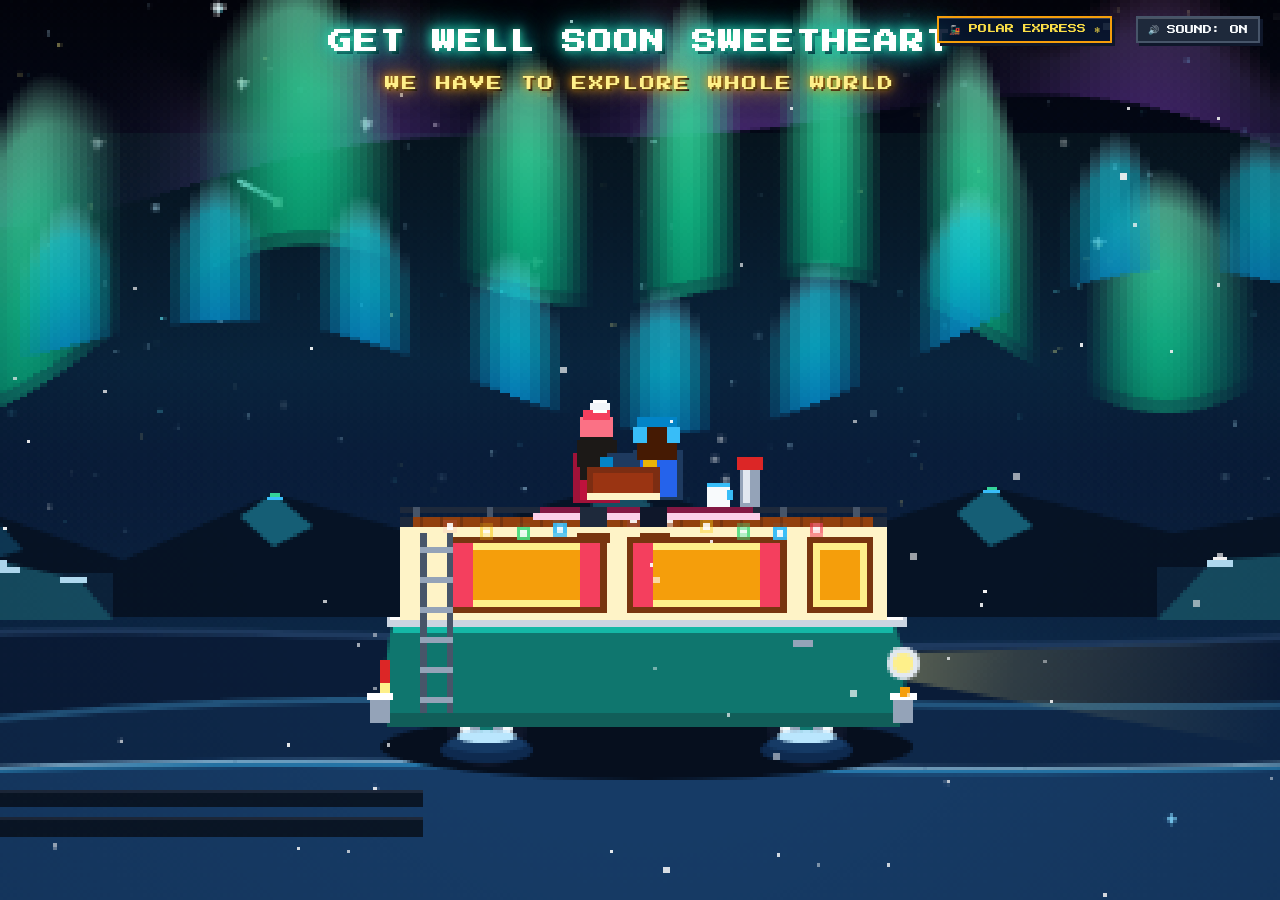
<file: kataang/aurora.html>
<!DOCTYPE html>
<html lang="en">
<head>
    <meta charset="UTF-8">
    <meta name="viewport" content="width=device-width, initial-scale=1.0">
    <title>Get Well Soon Sweetheart ❤️</title>
    <meta name="description" content="Get Well Soon Sweetheart - We Have To Explore Whole World. A handcrafted 2D pixel art North Pole Aurora night scene.">
    
    <!-- Google Fonts for Retro Pixel Typography -->
    <link rel="preconnect" href="https://fonts.googleapis.com">
    <link rel="preconnect" href="https://fonts.gstatic.com" crossorigin>
    <link href="https://fonts.googleapis.com/css2?family=Press+Start+2P&family=Plus+Jakarta+Sans:wght@400;600;700&display=swap" rel="stylesheet">
    
    <link rel="stylesheet" href="style.css">
</head>
<body data-scene="aurora">
    <div id="game-container">
        <!-- 2D Pixel Art Canvas -->
        <canvas id="game-canvas"></canvas>

        <!-- Audio Element for Tavern Soundtrack -->
        <audio id="tavern-music" src="tavernsong.mp3" preload="auto"></audio>

        <!-- Aurora North Pole Message -->
        <div id="aurora-message-container" class="aurora-message-container">
            <h1 class="aurora-message-title">GET WELL SOON SWEETHEART</h1>
            <p class="aurora-message-sub">WE HAVE TO EXPLORE WHOLE WORLD</p>
        </div>

        <!-- Audio Control & Polar Express Navigation for Direct Aurora Page -->
        <div class="aurora-audio-bar">
            <a href="../polar-express.html" class="pixel-btn sm" style="text-decoration:none; color:#fde047; border-color:#f59e0b; background:rgba(6,21,45,0.9); margin-right:8px; display:inline-flex; align-items:center;" title="Board the Polar Express to the North Pole">
                🚂 POLAR EXPRESS ❄️
            </a>
            <button id="sound-btn" class="pixel-btn sm" title="Toggle Sound / Music">
                <span id="sound-icon">🔊</span> <span id="sound-text">SOUND: ON</span>
            </button>
        </div>

        <!-- Hidden DOM elements referenced by KataangGame engine -->
        <div id="top-bar" class="hidden"></div>
        <div id="battle-hud" class="hidden"></div>
        <div id="dialogue-box" class="hidden"></div>
        <div id="night-actions" class="hidden"></div>
        <div id="intro-screen" class="hidden"></div>
        <div id="fade-curtain" class="fade-curtain"></div>
    </div>

    <script src="game.js"></script>
</body>
</html>
</file>
<file: style.css>
/* ============================================
   PIXEL GAME — RETRO AESTHETIC
   ============================================ */

@import url('https://fonts.googleapis.com/css2?family=Press+Start+2P&display=swap');

*, *::before, *::after {
    margin: 0;
    padding: 0;
    box-sizing: border-box;
}

html, body {
    width: 100%;
    height: 100%;
    overflow: hidden;
    background: #0a0a1a;
    font-family: 'Press Start 2P', monospace;
}

/* ============================================
   GAME WRAPPER & CANVAS
   ============================================ */
#game-wrapper {
    width: 100vw;
    height: 100vh;
    position: relative;
    display: flex;
    align-items: center;
    justify-content: center;
    background: #0a0a1a;
}

#game-canvas {
    image-rendering: pixelated;
    image-rendering: crisp-edges;
    -ms-interpolation-mode: nearest-neighbor;
    display: block;
}

/* ============================================
   UI OVERLAY
   ============================================ */
#ui-overlay {
    position: absolute;
    top: 0; left: 0;
    width: 100%; height: 100%;
    pointer-events: none;
    z-index: 10;
}

/* ============================================
   MUSIC TOGGLE BUTTON
   ============================================ */
.music-toggle-btn {
    position: absolute;
    top: 16px;
    right: 16px;
    width: 38px;
    height: 38px;
    background: #111128;
    border: 3px solid #ff6b9d;
    box-shadow: 0 4px 12px rgba(0,0,0,0.6), inset 0 0 0 1px #fff;
    color: #fff;
    font-size: 16px;
    cursor: pointer;
    pointer-events: auto;
    z-index: 50;
    display: flex;
    align-items: center;
    justify-content: center;
    transition: transform 0.15s ease, background 0.2s ease, border-color 0.2s ease;
    border-radius: 4px;
}

.music-toggle-btn:hover {
    transform: scale(1.1);
    background: #281a38;
}

.music-toggle-btn.muted {
    border-color: #666;
    opacity: 0.6;
}

/* ============================================
   RPG DIALOGUE BOX
   ============================================ */
#dialogue-box {
    position: absolute;
    bottom: 24px;
    left: 50%;
    transform: translateX(-50%);
    width: 88%;
    max-width: 680px;
    pointer-events: auto;
    z-index: 20;
    animation: dialogueAppear 0.2s ease-out;
}

#dialogue-box.hidden {
    display: none;
}

.dialogue-border {
    background: #111128;
    border: 4px solid #eee;
    box-shadow:
        0 0 0 2px #111128,
        inset 0 0 0 2px #333,
        0 6px 20px rgba(0,0,0,0.5);
    padding: 18px 22px;
    position: relative;
    text-align: center;
}

/* Pixel corners */
.dialogue-border::before {
    content: '';
    position: absolute;
    top: -2px; left: -2px;
    right: -2px; bottom: -2px;
    border: 2px solid #888;
    pointer-events: none;
}

#dialogue-speaker {
    color: #ff6b9d;
    font-size: 9px;
    margin-bottom: 8px;
    text-transform: uppercase;
    letter-spacing: 1px;
    text-shadow: 2px 2px 0 #000;
    text-align: left;
}

#dialogue-text {
    color: #f0f0f0;
    font-size: 10px;
    line-height: 2.2;
    min-height: 44px;
    text-shadow: 1px 1px 0 #000;
    text-align: left;
}

#dialogue-choices {
    display: flex;
    gap: 12px;
    margin-top: 14px;
    justify-content: center;
    flex-wrap: wrap;
}

.choice-btn {
    font-family: 'Press Start 2P', monospace;
    font-size: 9px;
    padding: 10px 22px;
    cursor: pointer;
    transition: all 0.1s;
    image-rendering: pixelated;
    text-shadow: 1px 1px 0 rgba(0,0,0,0.5);
    position: relative;
}

.choice-btn::before {
    content: '►';
    margin-right: 6px;
    opacity: 0;
    transition: opacity 0.1s;
}

.choice-btn:hover::before {
    opacity: 1;
}

.choice-btn.yes-btn {
    background: #ff6b9d;
    color: #fff;
    border: 3px solid #fff;
    box-shadow: 0 3px 0 #c74a76, inset 0 1px 0 rgba(255,255,255,0.2);
}

.choice-btn.yes-btn:hover {
    background: #ff4081;
    transform: translateY(-2px);
    box-shadow: 0 5px 0 #c74a76;
}

.choice-btn.yes-btn:active {
    transform: translateY(1px);
    box-shadow: 0 1px 0 #c74a76;
}

.choice-btn.no-btn {
    background: #3a3a5c;
    color: #bbb;
    border: 3px solid #888;
    box-shadow: 0 3px 0 #2a2a3c, inset 0 1px 0 rgba(255,255,255,0.1);
}

.choice-btn.no-btn:hover {
    background: #4a4a6c;
    transform: translateY(-2px);
    box-shadow: 0 5px 0 #2a2a3c;
}

#dialogue-continue {
    color: #fff;
    font-size: 9px;
    text-align: center;
    margin-top: 14px;
    cursor: pointer;
    pointer-events: auto;
    text-shadow: 1px 1px 0 rgba(0,0,0,0.5);
    background: #ff6b9d;
    display: inline-block;
    padding: 8px 22px;
    border: 3px solid #fff;
    box-shadow: 0 3px 0 #c74a76, inset 0 1px 0 rgba(255,255,255,0.2);
    transition: all 0.1s;
    letter-spacing: 1px;
    margin-left: auto;
    margin-right: auto;
    animation: btnPulse 2s ease-in-out infinite;
}

#dialogue-continue:hover {
    background: #ff4081;
    transform: translateY(-2px);
    box-shadow: 0 5px 0 #c74a76;
}

#dialogue-continue:active {
    transform: translateY(1px);
    box-shadow: 0 1px 0 #c74a76;
}

#dialogue-continue.hidden {
    display: none;
}

/* ============================================
   OVERLAY SCREENS
   ============================================ */
.overlay {
    position: absolute;
    top: 0; left: 0;
    width: 100%; height: 100%;
    display: flex;
    align-items: center;
    justify-content: center;
    z-index: 30;
    transition: opacity 0.6s ease;
}

.overlay.hidden {
    display: none;
}

/* CRT Scanlines effect */
.scanlines {
    position: absolute;
    top: 0; left: 0;
    width: 100%; height: 100%;
    background: repeating-linear-gradient(
        0deg,
        transparent,
        transparent 2px,
        rgba(0,0,0,0.05) 2px,
        rgba(0,0,0,0.05) 4px
    );
    pointer-events: none;
    z-index: 100;
}

/* ============================================
   INTRO SCREEN
   ============================================ */
#intro-overlay {
    background: linear-gradient(180deg, #0d0519 0%, #1a0a2e 40%, #2d1b4e 70%, #1a0a2e 100%);
    flex-direction: column;
}

.intro-content {
    text-align: center;
    position: relative;
    z-index: 10;
}

.intro-stars {
    position: absolute;
    top: 0; left: 0;
    width: 100%; height: 100%;
    pointer-events: none;
}

.intro-star {
    position: absolute;
    background: #fff;
    animation: twinkle 2s ease-in-out infinite;
}

.pixel-sun-icon {
    font-size: 3.5rem;
    margin-bottom: 20px;
    animation: pixelFloat 2s ease-in-out infinite;
    filter: drop-shadow(0 0 10px rgba(255,213,79,0.5));
}

.intro-title {
    font-size: clamp(1.2rem, 3vw, 2rem);
    color: #fff;
    line-height: 2.2;
    text-shadow: 3px 3px 0 #1a0a2e, 4px 4px 0 rgba(0,0,0,0.5);
    margin-bottom: 16px;
    letter-spacing: 2px;
}

.intro-title .pink {
    color: #ff6b9d;
    text-shadow: 3px 3px 0 #4a1942, 0 0 20px rgba(255,107,157,0.4);
}

.intro-sub {
    color: #c8a0d8;
    font-size: clamp(0.4rem, 1vw, 0.6rem);
    margin-bottom: 35px;
    letter-spacing: 1px;
}

.pixel-btn {
    font-family: 'Press Start 2P', monospace;
    font-size: clamp(0.6rem, 1.2vw, 0.85rem);
    padding: 14px 36px;
    background: #ff6b9d;
    color: #fff;
    border: 4px solid #fff;
    cursor: pointer;
    box-shadow: 0 4px 0 #c74a76, inset 0 2px 0 rgba(255,255,255,0.2);
    transition: all 0.1s;
    text-shadow: 2px 2px 0 rgba(0,0,0,0.3);
    letter-spacing: 2px;
    position: relative;
}

.pixel-btn:hover {
    background: #ff4081;
    transform: translateY(-2px);
    box-shadow: 0 6px 0 #c74a76, inset 0 2px 0 rgba(255,255,255,0.2);
}

.pixel-btn:active {
    transform: translateY(2px);
    box-shadow: 0 1px 0 #c74a76;
}

.pixel-btn.pulse {
    animation: btnPulse 2s ease-in-out infinite;
}

/* ============================================
   FINALE SCREEN
   ============================================ */
#finale-overlay {
    background: linear-gradient(180deg, #0d0519 0%, #1a0a2e 30%, #2d1b4e 60%, #1a0a2e 100%);
    overflow-y: auto;
    padding: 30px 15px;
    flex-direction: column;
}

.finale-flowers-layer {
    position: fixed;
    bottom: -100%;
    left: 0;
    width: 100%;
    height: 100%;
    pointer-events: none;
    z-index: 1;
    animation: flowersRise 3s ease-out 0.5s forwards;
}

.pf {
    position: absolute;
    animation: pixelFlowerFloat 4s ease-in-out infinite;
}

.finale-letter-wrap {
    position: relative;
    z-index: 10;
    max-width: 580px;
    width: 95%;
    opacity: 0;
    animation: fadeInUp 1.5s ease-out 2s forwards;
}

.finale-letter {
    background: rgba(17, 17, 40, 0.9);
    border: 4px solid #ff6b9d;
    box-shadow:
        0 0 0 2px #111128,
        0 0 0 6px #ff6b9d33,
        inset 0 0 0 2px #333,
        0 10px 40px rgba(0,0,0,0.5);
    padding: 30px 25px;
    position: relative;
}

.letter-title {
    color: #ff6b9d;
    font-size: clamp(0.7rem, 1.5vw, 1rem);
    text-align: center;
    margin-bottom: 25px;
    text-shadow: 2px 2px 0 #000;
    letter-spacing: 2px;
}

.letter-body {
    color: rgba(240,240,240,0.9);
    font-size: clamp(0.42rem, 0.9vw, 0.55rem);
    line-height: 3;
    text-align: center;
    text-shadow: 1px 1px 0 #000;
}

.letter-body .hl {
    color: #ff6b9d;
    text-shadow: 0 0 8px rgba(255,107,157,0.4), 1px 1px 0 #000;
}

.letter-body .big {
    font-size: clamp(0.5rem, 1.1vw, 0.7rem);
}

.letter-sig {
    text-align: center;
    color: #ff6b9d;
    font-size: 0.55rem;
    margin-top: 20px;
    text-shadow: 1px 1px 0 #000;
}

.letter-hearts {
    text-align: center;
    font-size: 1.2rem;
    margin-top: 15px;
    animation: heartPulse 1.5s ease-in-out infinite;
}

/* ============================================
   ANIMATIONS
   ============================================ */
@keyframes dialogueAppear {
    from { transform: translateX(-50%) translateY(20px); opacity: 0; }
    to { transform: translateX(-50%) translateY(0); opacity: 1; }
}

@keyframes blink {
    50% { opacity: 0; }
}

@keyframes twinkle {
    0%, 100% { opacity: 0.3; }
    50% { opacity: 1; }
}

@keyframes pixelFloat {
    0%, 100% { transform: translateY(0); }
    50% { transform: translateY(-8px); }
}

@keyframes btnPulse {
    0%, 100% { box-shadow: 0 4px 0 #c74a76, 0 0 0 0 rgba(255,107,157,0); }
    50% { box-shadow: 0 4px 0 #c74a76, 0 0 0 12px rgba(255,107,157,0.15); }
}

@keyframes flowersRise {
    from { bottom: -100%; }
    to { bottom: 0; }
}

@keyframes fadeInUp {
    from { opacity: 0; transform: translateY(30px); }
    to { opacity: 1; transform: translateY(0); }
}

@keyframes heartPulse {
    0%, 100% { transform: scale(1); }
    50% { transform: scale(1.12); }
}

@keyframes pixelFlowerFloat {
    0%, 100% { transform: translateY(0) rotate(0deg); }
    50% { transform: translateY(-12px) rotate(5deg); }
}

/* ============================================
   RESPONSIVE
   ============================================ */
@media (max-width: 600px) {
    #dialogue-box {
        width: 94%;
        bottom: 10px;
    }

    .dialogue-border {
        padding: 12px 14px;
    }

    #dialogue-text {
        font-size: 8px;
        line-height: 2;
    }

    .choice-btn {
        font-size: 8px;
        padding: 8px 16px;
    }

    .finale-letter {
        padding: 20px 15px;
    }
}
</file>
<file: kataang/style.css>
/* ==========================================================================
   2D PIXEL ART STYLESHEET: KATARA & AANG (BATTLE & BONFIRE)
   ========================================================================== */

:root {
    --bg-dark: #0a0d14;
    --water-blue: #0284c7;
    --water-cyan: #38bdf8;
    --water-light: #e0f2fe;
    --air-yellow: #facc15;
    --air-orange: #f97316;
    --fire-red: #ef4444;
    --fire-dark: #991b1b;
    --fire-gold: #fbbf24;
    --earth-green: #22c55e;
    --pixel-border: #1e293b;
    --dialogue-bg: rgba(15, 23, 42, 0.94);
    --font-pixel: 'Press Start 2P', monospace, sans-serif;
    --font-sans: 'Plus Jakarta Sans', system-ui, sans-serif;
}

* {
    box-sizing: border-box;
    margin: 0;
    padding: 0;
    user-select: none;
    -webkit-user-select: none;
}

html, body {
    width: 100%;
    height: 100%;
    background-color: var(--bg-dark);
    font-family: var(--font-pixel);
    color: #ffffff;
    overflow: hidden;
    position: relative;
}

#game-container {
    width: 100vw;
    height: 100vh;
    position: relative;
    display: flex;
    justify-content: center;
    align-items: center;
    background: #000;
}

/* ==========================================================================
   CANVAS - CRISP RETRO PIXEL RENDERING
   ========================================================================== */
#game-canvas {
    display: block;
    image-rendering: -moz-crisp-edges;
    image-rendering: -webkit-crisp-edges;
    image-rendering: pixelated;
    image-rendering: crisp-edges;
    box-shadow: 0 0 40px rgba(0, 0, 0, 0.9);
    cursor: crosshair;
}

/* ==========================================================================
   TOP BAR UI
   ========================================================================== */
#top-bar {
    position: absolute;
    top: 14px;
    left: 14px;
    right: 14px;
    display: flex;
    justify-content: space-between;
    align-items: center;
    z-index: 40;
    pointer-events: none;
}

.header-left, .header-right {
    display: flex;
    gap: 10px;
    align-items: center;
    pointer-events: auto;
}

.badge {
    padding: 6px 12px;
    font-size: 10px;
    border: 2px solid;
    box-shadow: 2px 2px 0 rgba(0,0,0,0.6);
    display: inline-flex;
    align-items: center;
    gap: 6px;
    letter-spacing: 0.5px;
    background: rgba(15, 23, 42, 0.85);
    backdrop-filter: blur(4px);
}

.water-badge {
    border-color: var(--water-cyan);
    color: var(--water-light);
    text-shadow: 0 0 8px rgba(56, 189, 248, 0.6);
}

.air-badge {
    border-color: var(--air-yellow);
    color: #fef08a;
    text-shadow: 0 0 8px rgba(250, 204, 21, 0.6);
}

.scene-badge {
    border-color: #64748b;
    color: #cbd5e1;
    font-size: 9px;
}

/* ==========================================================================
   PIXEL BUTTONS
   ========================================================================== */
.pixel-btn {
    font-family: var(--font-pixel);
    background: #1e293b;
    color: #f8fafc;
    border: 3px solid #475569;
    padding: 10px 16px;
    font-size: 11px;
    cursor: pointer;
    box-shadow: 3px 3px 0 #0f172a, inset 0 1px 0 rgba(255,255,255,0.2);
    transition: all 0.15s ease;
    display: inline-flex;
    align-items: center;
    justify-content: center;
    gap: 8px;
    text-decoration: none;
}

.pixel-btn.sm {
    padding: 6px 10px;
    font-size: 9px;
    border-width: 2px;
}

.pixel-btn:hover {
    background: #334155;
    border-color: #94a3b8;
    transform: translate(-1px, -1px);
    box-shadow: 4px 4px 0 #0f172a;
}

.pixel-btn:active {
    transform: translate(2px, 2px);
    box-shadow: 1px 1px 0 #0f172a;
}

.pixel-btn.primary {
    background: #0284c7;
    border-color: #38bdf8;
    color: #ffffff;
    font-size: 13px;
    padding: 14px 24px;
    box-shadow: 4px 4px 0 #0369a1, 0 0 20px rgba(56, 189, 248, 0.4);
}

.pixel-btn.primary:hover {
    background: #0369a1;
    border-color: #7dd3fc;
}

.pulse-btn {
    animation: pixelPulse 1.8s infinite;
}

@keyframes pixelPulse {
    0%, 100% {
        transform: scale(1);
        box-shadow: 4px 4px 0 #0369a1, 0 0 16px rgba(56, 189, 248, 0.4);
    }
    50% {
        transform: scale(1.04);
        box-shadow: 4px 4px 0 #0369a1, 0 0 28px rgba(56, 189, 248, 0.8);
    }
}

/* ==========================================================================
   BATTLE HUD OVERLAY
   ========================================================================== */
.hud-layer {
    position: absolute;
    inset: 0;
    pointer-events: none;
    z-index: 30;
    display: flex;
    flex-direction: column;
    justify-content: space-between;
    padding: 60px 24px 20px 24px;
    transition: opacity 0.3s ease;
}

.battle-top-info {
    display: flex;
    justify-content: space-between;
    align-items: flex-start;
    width: 100%;
}

.phase-box {
    background: rgba(15, 23, 42, 0.9);
    border: 3px solid var(--water-cyan);
    padding: 8px 14px;
    display: flex;
    flex-direction: column;
    gap: 4px;
    box-shadow: 3px 3px 0 #000;
}

.phase-title {
    font-size: 8px;
    color: #94a3b8;
}

.phase-number {
    font-size: 16px;
    color: #38bdf8;
    text-shadow: 0 0 8px rgba(56, 189, 248, 0.7);
}

.enemy-status-card {
    background: rgba(15, 23, 42, 0.9);
    border: 3px solid var(--fire-red);
    padding: 8px 14px;
    min-width: 240px;
    box-shadow: 3px 3px 0 #000;
}

.enemy-header {
    display: flex;
    justify-content: space-between;
    margin-bottom: 6px;
    font-size: 9px;
}

.enemy-name {
    color: #fca5a5;
    letter-spacing: 0.5px;
}

.enemy-hp-num {
    color: #ef4444;
}

.hp-bar-bg {
    width: 100%;
    height: 12px;
    background: #450a0a;
    border: 2px solid #7f1d1d;
    position: relative;
    overflow: hidden;
}

.hp-bar-fill {
    height: 100%;
    width: 100%;
    background: linear-gradient(90deg, #dc2626, #f97316);
    transition: width 0.4s ease-out;
}

/* COMBO BANNER */
.combo-banner {
    align-self: center;
    background: rgba(2, 132, 199, 0.95);
    border: 3px solid #fef08a;
    padding: 12px 24px;
    text-align: center;
    box-shadow: 0 0 25px rgba(250, 204, 21, 0.7), 4px 4px 0 #000;
    transform: translateY(-20px);
    animation: bannerPop 0.4s cubic-bezier(0.175, 0.885, 0.32, 1.275) forwards;
}

@keyframes bannerPop {
    from { transform: translateY(-40px) scale(0.85); opacity: 0; }
    to { transform: translateY(-10px) scale(1); opacity: 1; }
}

.combo-text {
    font-size: 14px;
    color: #ffffff;
    text-shadow: 2px 2px 0 #000;
    letter-spacing: 1px;
}

/* ATTACK MENU */
.attack-menu {
    align-self: center;
    width: 100%;
    max-width: 860px;
    background: rgba(15, 23, 42, 0.95);
    border: 4px solid var(--water-cyan);
    box-shadow: 0 0 30px rgba(2, 132, 199, 0.5), 5px 5px 0 #000;
    padding: 14px 18px;
    pointer-events: auto;
}

.menu-title-bar {
    display: flex;
    align-items: center;
    gap: 8px;
    margin-bottom: 12px;
    border-bottom: 2px solid #334155;
    padding-bottom: 8px;
}

.element-icon {
    font-size: 16px;
}

.menu-heading {
    font-size: 10px;
    color: var(--water-light);
    letter-spacing: 0.5px;
}

.menu-sub {
    font-size: 8px;
    color: var(--air-yellow);
    margin-left: auto;
}

.attack-buttons-grid {
    display: grid;
    grid-template-columns: repeat(auto-fit, minmax(240px, 1fr));
    gap: 12px;
}

.attack-card {
    background: #0f172a;
    border: 2px solid #0284c7;
    padding: 12px;
    text-align: left;
    cursor: pointer;
    box-shadow: 3px 3px 0 #0369a1;
    transition: all 0.15s ease;
    display: flex;
    flex-direction: column;
    gap: 6px;
}

.attack-card:hover {
    background: #1e293b;
    border-color: #38bdf8;
    transform: translateY(-2px);
    box-shadow: 4px 4px 0 #0284c7, 0 0 15px rgba(56, 189, 248, 0.4);
}

.attack-card-header {
    display: flex;
    align-items: center;
    justify-content: space-between;
}

.attack-name {
    font-size: 11px;
    color: #e0f2fe;
    font-weight: bold;
}

.attack-combo-tag {
    font-size: 7px;
    background: #f97316;
    color: #ffffff;
    padding: 2px 5px;
    border: 1px solid #ffedd5;
}

.attack-desc {
    font-family: var(--font-sans);
    font-size: 11px;
    line-height: 1.4;
    color: #94a3b8;
}

.attack-synergy {
    font-family: var(--font-sans);
    font-size: 10px;
    color: #fde047;
    font-weight: 600;
}

/* ==========================================================================
   DIALOGUE BOX (RETRO RPG STYLE)
   ========================================================================== */
.dialogue-container {
    position: absolute;
    bottom: 24px;
    left: 20px;
    right: 20px;
    display: flex;
    justify-content: center;
    z-index: 50;
    pointer-events: auto;
}

.dialogue-window {
    width: 100%;
    max-width: 860px;
    background: var(--dialogue-bg);
    border: 4px solid #38bdf8;
    box-shadow: 0 0 25px rgba(0,0,0,0.9), 5px 5px 0 #000;
    padding: 16px 20px 24px 20px;
    position: relative;
    cursor: pointer;
}

.speaker-tag {
    position: absolute;
    top: -14px;
    left: 20px;
    background: #0284c7;
    border: 2px solid #e0f2fe;
    padding: 4px 12px;
    font-size: 10px;
    color: #ffffff;
    letter-spacing: 1px;
    box-shadow: 2px 2px 0 #000;
}

.speaker-tag.aang {
    background: #ea580c;
    border-color: #fde047;
    color: #ffffff;
}

.speaker-tag.katara {
    background: #0369a1;
    border-color: #7dd3fc;
    color: #ffffff;
}

.speaker-tag.fire {
    background: #991b1b;
    border-color: #fca5a5;
    color: #fef2f2;
}

.speaker-tag.romantic {
    background: linear-gradient(135deg, #e11d48, #f59e0b) !important;
    border-color: #fef08a !important;
    color: #ffffff !important;
    box-shadow: 0 0 16px rgba(244, 63, 94, 0.9), 0 0 28px rgba(251, 191, 36, 0.6) !important;
    text-shadow: 1px 1px 2px #000;
    letter-spacing: 1.5px;
    animation: speakerHeartPulse 2s infinite alternate;
}

@keyframes speakerHeartPulse {
    0% { transform: scale(1); box-shadow: 0 0 12px rgba(244, 63, 94, 0.7); }
    100% { transform: scale(1.04); box-shadow: 0 0 22px rgba(244, 63, 94, 1), 0 0 35px rgba(251, 191, 36, 0.8); }
}

.dialogue-container.romantic-glow .dialogue-window {
    border: 3px solid #f43f5e !important;
    box-shadow: 
        0 0 30px rgba(244, 63, 94, 0.75),
        0 0 60px rgba(251, 191, 36, 0.45),
        inset 0 0 25px rgba(244, 63, 94, 0.25) !important;
    background: rgba(26, 12, 30, 0.97) !important;
    animation: romanticBoxGlow 2.5s ease-in-out infinite alternate;
}

@keyframes romanticBoxGlow {
    0% {
        border-color: #f43f5e;
        box-shadow: 0 0 25px rgba(244, 63, 94, 0.6), 0 0 45px rgba(251, 191, 36, 0.35);
    }
    100% {
        border-color: #fbbf24;
        box-shadow: 0 0 40px rgba(244, 63, 94, 0.9), 0 0 75px rgba(251, 191, 36, 0.65), inset 0 0 30px rgba(244, 63, 94, 0.35);
    }
}

.dialogue-p.romantic-text {
    color: #fef08a !important;
    font-size: 11px !important;
    line-height: 1.9 !important;
    text-shadow: 
        0 0 8px rgba(244, 63, 94, 0.85),
        0 0 18px rgba(251, 191, 36, 0.65),
        1px 1px 0 #000 !important;
    letter-spacing: 0.8px;
}

.dialogue-content {
    display: flex;
    gap: 18px;
    align-items: flex-start;
    margin-top: 6px;
}

.portrait-box {
    width: 72px;
    height: 72px;
    background: #0f172a;
    border: 3px solid #38bdf8;
    flex-shrink: 0;
    display: flex;
    align-items: center;
    justify-content: center;
    box-shadow: 3px 3px 0 #000;
    position: relative;
    overflow: hidden;
}

.pixel-portrait {
    width: 64px;
    height: 64px;
    display: flex;
    align-items: center;
    justify-content: center;
}

.pixel-portrait canvas {
    width: 64px;
    height: 64px;
    image-rendering: pixelated;
    image-rendering: crisp-edges;
}

.dialogue-text-area {
    flex-grow: 1;
    display: flex;
    flex-direction: column;
    gap: 12px;
}

.dialogue-p {
    font-size: 11px;
    line-height: 1.8;
    color: #f8fafc;
    letter-spacing: 0.5px;
    min-height: 40px;
    word-break: break-word;
}

.dialogue-prompt {
    position: absolute;
    bottom: 6px;
    right: 14px;
    font-size: 8px;
    color: #94a3b8;
    animation: promptBlink 1s infinite alternate;
}

@keyframes promptBlink {
    0% { opacity: 0.4; }
    100% { opacity: 1; color: #38bdf8; }
}

.dialogue-choices-row {
    display: flex;
    gap: 10px;
    flex-wrap: wrap;
    margin-top: 8px;
}

/* ==========================================================================
   NORTH POLE AURORA MESSAGE OVERLAY
   ========================================================================== */
.aurora-message-container {
    position: absolute;
    top: 24px;
    left: 50%;
    transform: translateX(-50%);
    z-index: 45;
    text-align: center;
    pointer-events: none;
    width: 94%;
    max-width: 900px;
    display: flex;
    flex-direction: column;
    align-items: center;
    gap: 12px;
    animation: auroraMessageFadeIn 2s ease-out forwards;
}

/* Direct Aurora Page Specific Overrides */
body[data-scene="aurora"] #intro-screen,
body[data-scene="aurora"] #top-bar,
body[data-scene="aurora"] #battle-hud,
body[data-scene="aurora"] #dialogue-box,
body[data-scene="aurora"] #night-actions,
body[data-scene="aurora"] #fade-curtain {
    display: none !important;
}

body[data-scene="aurora"] #aurora-message-container {
    display: flex !important;
}

.aurora-audio-bar {
    position: absolute;
    top: 16px;
    right: 20px;
    z-index: 50;
}

.aurora-message-title {
    font-family: var(--font-pixel);
    font-size: clamp(13px, 2.6vw, 24px);
    line-height: 1.5;
    letter-spacing: 2px;
    color: #ffffff;
    text-shadow:
        0 0 10px #34d399,
        0 0 20px #06b6d4,
        0 0 35px rgba(52, 211, 153, 0.8),
        3px 3px 0 #020617;
    animation: auroraTextGlow 3s ease-in-out infinite alternate;
}

.aurora-message-sub {
    font-family: var(--font-pixel);
    font-size: clamp(10px, 1.8vw, 15px);
    line-height: 1.6;
    letter-spacing: 2px;
    color: #fef08a;
    text-shadow:
        0 0 8px #f59e0b,
        0 0 18px rgba(245, 158, 11, 0.7),
        0 0 28px rgba(254, 240, 138, 0.5),
        2px 2px 0 #020617;
    animation: auroraSubGlow 3s ease-in-out infinite alternate;
}

@keyframes auroraMessageFadeIn {
    0% {
        opacity: 0;
        transform: translate(-50%, -15px);
    }
    100% {
        opacity: 1;
        transform: translate(-50%, 0);
    }
}

@keyframes auroraTextGlow {
    0% {
        text-shadow:
            0 0 8px #34d399,
            0 0 16px #06b6d4,
            0 0 28px rgba(52, 211, 153, 0.5),
            3px 3px 0 #020617;
        opacity: 0.94;
    }
    100% {
        text-shadow:
            0 0 14px #6ee7b7,
            0 0 28px #22d3ee,
            0 0 45px rgba(34, 211, 238, 0.8),
            0 0 60px rgba(167, 243, 208, 0.6),
            3px 3px 0 #020617;
        opacity: 1;
    }
}

@keyframes auroraSubGlow {
    0% {
        opacity: 0.88;
        transform: scale(0.99);
    }
    100% {
        opacity: 1;
        transform: scale(1.01);
    }
}

/* ==========================================================================
   INTRO SCREEN & OVERLAYS
   ========================================================================== */
.screen-overlay {
    position: absolute;
    inset: 0;
    background: rgba(10, 13, 20, 0.88);
    backdrop-filter: blur(6px);
    display: flex;
    justify-content: center;
    align-items: center;
    z-index: 60;
    transition: opacity 0.5s ease;
}

.intro-card {
    background: #0f172a;
    border: 4px solid var(--water-cyan);
    box-shadow: 0 0 50px rgba(56, 189, 248, 0.3), 8px 8px 0 #000;
    padding: 32px 28px;
    max-width: 580px;
    width: 90%;
    text-align: center;
    display: flex;
    flex-direction: column;
    align-items: center;
    gap: 16px;
}

.intro-elements {
    display: flex;
    gap: 16px;
    font-size: 26px;
}

.water-symbol {
    animation: floatElement 2.5s infinite ease-in-out;
}

.air-symbol {
    animation: floatElement 2.5s infinite ease-in-out 1.25s;
}

@keyframes floatElement {
    0%, 100% { transform: translateY(0); }
    50% { transform: translateY(-6px); }
}

.main-title {
    font-size: 18px;
    letter-spacing: 1px;
    color: #ffffff;
    text-shadow: 3px 3px 0 #0284c7, 0 0 20px rgba(56, 189, 248, 0.6);
}

.subtitle {
    font-family: var(--font-sans);
    font-size: 13px;
    color: #94a3b8;
    font-style: italic;
}

.story-preview-box {
    background: #1e293b;
    border: 2px solid #334155;
    padding: 16px;
    display: flex;
    flex-direction: column;
    gap: 10px;
    text-align: left;
}

.preview-line {
    font-family: var(--font-sans);
    font-size: 12px;
    line-height: 1.6;
    color: #cbd5e1;
}

.preview-line.alert-fire {
    color: #f87171;
    font-weight: 600;
}

.intro-controls-hint {
    font-size: 8px;
    color: #64748b;
    margin-top: 4px;
}

/* ==========================================================================
   FADE CURTAIN
   ========================================================================== */
.fade-curtain {
    position: absolute;
    inset: 0;
    background: #000000;
    opacity: 0;
    pointer-events: none;
    z-index: 100;
    transition: opacity 0.8s ease-in-out;
}

.fade-curtain.active {
    opacity: 1;
    pointer-events: auto;
}

/* HELPER CLASSES */
.hidden {
    display: none !important;
}

/* ==========================================================================
   RESPONSIVE DESIGN
   ========================================================================== */
@media (max-width: 768px) {
    #top-bar {
        flex-direction: column;
        align-items: flex-start;
        gap: 8px;
    }
    .badge {
        font-size: 8px;
        padding: 4px 8px;
    }
    .dialogue-window {
        padding: 14px;
    }
    .dialogue-p {
        font-size: 9px;
        line-height: 1.6;
    }
    .main-title {
        font-size: 14px;
    }
    .attack-card {
        padding: 8px;
    }
    .attack-name {
        font-size: 9px;
    }
    .night-btn {
        font-size: 8px;
        padding: 8px 10px;
    }
}
</file>
<file: vacation/style.css>
/* ============================================
   PIXEL GAME — VACATION STORY AESTHETIC
   ============================================ */

@import url('https://fonts.googleapis.com/css2?family=Press+Start+2P&display=swap');

*, *::before, *::after {
    margin: 0;
    padding: 0;
    box-sizing: border-box;
}

html, body {
    width: 100%;
    height: 100%;
    overflow: hidden;
    background: #0a0a1a;
    font-family: 'Press Start 2P', monospace;
}

/* ============================================
   GAME WRAPPER & CANVAS
   ============================================ */
#game-wrapper {
    width: 100vw;
    height: 100vh;
    position: relative;
    display: flex;
    align-items: center;
    justify-content: center;
    background: #0a0a1a;
}

#game-canvas {
    image-rendering: pixelated;
    image-rendering: crisp-edges;
    -ms-interpolation-mode: nearest-neighbor;
    display: block;
}

/* ============================================
   UI OVERLAY
   ============================================ */
#ui-overlay {
    position: absolute;
    top: 0; left: 0;
    width: 100%; height: 100%;
    pointer-events: none;
    z-index: 10;
}

/* ============================================
   MUSIC TOGGLE BUTTON
   ============================================ */
.music-toggle-btn {
    position: absolute;
    top: 16px;
    right: 16px;
    width: 38px;
    height: 38px;
    background: #111128;
    border: 3px solid #ff6b9d;
    box-shadow: 0 4px 12px rgba(0,0,0,0.6), inset 0 0 0 1px #fff;
    color: #fff;
    font-size: 16px;
    cursor: pointer;
    pointer-events: auto;
    z-index: 50;
    display: flex;
    align-items: center;
    justify-content: center;
    transition: transform 0.15s ease, background 0.2s ease, border-color 0.2s ease;
    border-radius: 4px;
}

.music-toggle-btn:hover {
    transform: scale(1.1);
    background: #281a38;
}

.music-toggle-btn.muted {
    border-color: #666;
    opacity: 0.6;
}

/* ============================================
   RPG DIALOGUE BOX
   ============================================ */
#dialogue-box {
    position: absolute;
    bottom: 24px;
    left: 50%;
    transform: translateX(-50%);
    width: 88%;
    max-width: 680px;
    pointer-events: auto;
    z-index: 20;
    animation: dialogueAppear 0.2s ease-out;
}

#dialogue-box.hidden {
    display: none;
}

.dialogue-border {
    background: #111128;
    border: 4px solid #eee;
    box-shadow:
        0 0 0 2px #111128,
        inset 0 0 0 2px #333,
        0 6px 20px rgba(0,0,0,0.5);
    padding: 18px 22px;
    position: relative;
    text-align: center;
}

/* Pixel corners */
.dialogue-border::before {
    content: '';
    position: absolute;
    top: -2px; left: -2px;
    right: -2px; bottom: -2px;
    border: 2px solid #888;
    pointer-events: none;
}

#dialogue-speaker {
    color: #ff6b9d;
    font-size: 9px;
    margin-bottom: 8px;
    text-transform: uppercase;
    letter-spacing: 1px;
    text-shadow: 2px 2px 0 #000;
    text-align: left;
}

#dialogue-text {
    color: #f0f0f0;
    font-size: 10px;
    line-height: 2.2;
    min-height: 44px;
    text-shadow: 1px 1px 0 #000;
    text-align: left;
}

#dialogue-choices {
    display: flex;
    gap: 12px;
    margin-top: 14px;
    justify-content: center;
    flex-wrap: wrap;
}

.choice-btn {
    font-family: 'Press Start 2P', monospace;
    font-size: 9px;
    padding: 10px 22px;
    cursor: pointer;
    transition: all 0.1s;
    image-rendering: pixelated;
    text-shadow: 1px 1px 0 rgba(0,0,0,0.5);
    position: relative;
}

.choice-btn::before {
    content: '►';
    margin-right: 6px;
    opacity: 0;
    transition: opacity 0.1s;
}

.choice-btn:hover::before {
    opacity: 1;
}

.choice-btn.yes-btn {
    background: #ff6b9d;
    color: #fff;
    border: 3px solid #fff;
    box-shadow: 0 3px 0 #c74a76, inset 0 1px 0 rgba(255,255,255,0.2);
}

.choice-btn.yes-btn:hover {
    background: #ff4081;
    transform: translateY(-2px);
    box-shadow: 0 5px 0 #c74a76;
}

.choice-btn.yes-btn:active {
    transform: translateY(1px);
    box-shadow: 0 1px 0 #c74a76;
}

.choice-btn.no-btn {
    background: #3a3a5c;
    color: #bbb;
    border: 3px solid #888;
    box-shadow: 0 3px 0 #2a2a3c, inset 0 1px 0 rgba(255,255,255,0.1);
}

.choice-btn.no-btn:hover {
    background: #4a4a6c;
    transform: translateY(-2px);
    box-shadow: 0 5px 0 #2a2a3c;
}

#dialogue-continue {
    color: #fff;
    font-size: 9px;
    text-align: center;
    margin-top: 14px;
    cursor: pointer;
    pointer-events: auto;
    text-shadow: 1px 1px 0 rgba(0,0,0,0.5);
    background: #ff6b9d;
    display: inline-block;
    padding: 8px 22px;
    border: 3px solid #fff;
    box-shadow: 0 3px 0 #c74a76, inset 0 1px 0 rgba(255,255,255,0.2);
    transition: all 0.1s;
    letter-spacing: 1px;
    margin-left: auto;
    margin-right: auto;
    animation: btnPulse 2s ease-in-out infinite;
}

#dialogue-continue:hover {
    background: #ff4081;
    transform: translateY(-2px);
    box-shadow: 0 5px 0 #c74a76;
}

#dialogue-continue:active {
    transform: translateY(1px);
    box-shadow: 0 1px 0 #c74a76;
}

#dialogue-continue.hidden {
    display: none;
}

/* ============================================
   OVERLAY SCREENS
   ============================================ */
.overlay {
    position: absolute;
    top: 0; left: 0;
    width: 100%; height: 100%;
    display: flex;
    align-items: center;
    justify-content: center;
    z-index: 30;
    transition: opacity 0.6s ease;
}

.overlay.hidden {
    display: none;
}

/* CRT Scanlines effect */
.scanlines {
    position: absolute;
    top: 0; left: 0;
    width: 100%; height: 100%;
    background: repeating-linear-gradient(
        0deg,
        transparent,
        transparent 2px,
        rgba(0,0,0,0.05) 2px,
        rgba(0,0,0,0.05) 4px
    );
    pointer-events: none;
    z-index: 100;
}

/* ============================================
   INTRO SCREEN
   ============================================ */
#intro-overlay {
    background: linear-gradient(180deg, #0d2840 0%, #1a4060 40%, #2d6b4e 70%, #1a4060 100%);
    flex-direction: column;
}

.intro-content {
    text-align: center;
    position: relative;
    z-index: 10;
}

.intro-stars {
    position: absolute;
    top: 0; left: 0;
    width: 100%; height: 100%;
    pointer-events: none;
}

.intro-star {
    position: absolute;
    background: #fff;
    animation: twinkle 2s ease-in-out infinite;
}

.pixel-sun-icon {
    font-size: 3.5rem;
    margin-bottom: 20px;
    animation: pixelFloat 2s ease-in-out infinite;
    filter: drop-shadow(0 0 10px rgba(255,213,79,0.5));
}

.intro-title {
    font-size: clamp(1.2rem, 3vw, 2rem);
    color: #fff;
    line-height: 2.2;
    text-shadow: 3px 3px 0 #1a0a2e, 4px 4px 0 rgba(0,0,0,0.5);
    margin-bottom: 16px;
    letter-spacing: 2px;
}

.intro-title .pink {
    color: #ffb347;
    text-shadow: 3px 3px 0 #4a3a12, 0 0 20px rgba(255,179,71,0.4);
}

.intro-sub {
    color: #a0d8c8;
    font-size: clamp(0.4rem, 1vw, 0.6rem);
    margin-bottom: 35px;
    letter-spacing: 1px;
}

.pixel-btn {
    font-family: 'Press Start 2P', monospace;
    font-size: clamp(0.6rem, 1.2vw, 0.85rem);
    padding: 14px 36px;
    background: #ff6b9d;
    color: #fff;
    border: 4px solid #fff;
    cursor: pointer;
    box-shadow: 0 4px 0 #c74a76, inset 0 2px 0 rgba(255,255,255,0.2);
    transition: all 0.1s;
    text-shadow: 2px 2px 0 rgba(0,0,0,0.3);
    letter-spacing: 2px;
    position: relative;
}

.pixel-btn:hover {
    background: #ff4081;
    transform: translateY(-2px);
    box-shadow: 0 6px 0 #c74a76, inset 0 2px 0 rgba(255,255,255,0.2);
}

.pixel-btn:active {
    transform: translateY(2px);
    box-shadow: 0 1px 0 #c74a76;
}

.pixel-btn.pulse {
    animation: btnPulse 2s ease-in-out infinite;
}

/* ============================================
   FINALE SCREEN
   ============================================ */
#finale-overlay {
    background: linear-gradient(180deg, #0d0519 0%, #1a0a2e 30%, #2d1b4e 60%, #1a0a2e 100%);
    overflow-y: auto;
    padding: 30px 15px;
    flex-direction: column;
}

.finale-flowers-layer {
    position: fixed;
    bottom: -100%;
    left: 0;
    width: 100%;
    height: 100%;
    pointer-events: none;
    z-index: 1;
    animation: flowersRise 3s ease-out 0.5s forwards;
}

.pf {
    position: absolute;
    animation: pixelFlowerFloat 4s ease-in-out infinite;
}

.finale-letter-wrap {
    position: relative;
    z-index: 10;
    max-width: 580px;
    width: 95%;
    opacity: 0;
    animation: fadeInUp 1.5s ease-out 2s forwards;
}

.finale-letter {
    background: rgba(17, 17, 40, 0.9);
    border: 4px solid #ff6b9d;
    box-shadow:
        0 0 0 2px #111128,
        0 0 0 6px #ff6b9d33,
        inset 0 0 0 2px #333,
        0 10px 40px rgba(0,0,0,0.5);
    padding: 30px 25px;
    position: relative;
}

.letter-title {
    color: #ff6b9d;
    font-size: clamp(0.7rem, 1.5vw, 1rem);
    text-align: center;
    margin-bottom: 25px;
    text-shadow: 2px 2px 0 #000;
    letter-spacing: 2px;
}

.letter-body {
    color: rgba(240,240,240,0.9);
    font-size: clamp(0.42rem, 0.9vw, 0.55rem);
    line-height: 3;
    text-align: center;
    text-shadow: 1px 1px 0 #000;
}

.letter-body .hl {
    color: #ff6b9d;
    text-shadow: 0 0 8px rgba(255,107,157,0.4), 1px 1px 0 #000;
}

.letter-body .big {
    font-size: clamp(0.5rem, 1.1vw, 0.7rem);
}

.letter-sig {
    text-align: center;
    color: #ff6b9d;
    font-size: 0.55rem;
    margin-top: 20px;
    text-shadow: 1px 1px 0 #000;
}

.letter-hearts {
    text-align: center;
    font-size: 1.2rem;
    margin-top: 15px;
    animation: heartPulse 1.5s ease-in-out infinite;
}

/* ============================================
   ANIMATIONS
   ============================================ */
@keyframes dialogueAppear {
    from { transform: translateX(-50%) translateY(20px); opacity: 0; }
    to { transform: translateX(-50%) translateY(0); opacity: 1; }
}

@keyframes blink {
    50% { opacity: 0; }
}

@keyframes twinkle {
    0%, 100% { opacity: 0.3; }
    50% { opacity: 1; }
}

@keyframes pixelFloat {
    0%, 100% { transform: translateY(0); }
    50% { transform: translateY(-8px); }
}

@keyframes btnPulse {
    0%, 100% { box-shadow: 0 4px 0 #c74a76, 0 0 0 0 rgba(255,107,157,0); }
    50% { box-shadow: 0 4px 0 #c74a76, 0 0 0 12px rgba(255,107,157,0.15); }
}

@keyframes flowersRise {
    from { bottom: -100%; }
    to { bottom: 0; }
}

@keyframes fadeInUp {
    from { opacity: 0; transform: translateY(30px); }
    to { opacity: 1; transform: translateY(0); }
}

@keyframes heartPulse {
    0%, 100% { transform: scale(1); }
    50% { transform: scale(1.12); }
}

@keyframes pixelFlowerFloat {
    0%, 100% { transform: translateY(0) rotate(0deg); }
    50% { transform: translateY(-12px) rotate(5deg); }
}

/* ============================================
   RESPONSIVE
   ============================================ */
@media (max-width: 600px) {
    #dialogue-box {
        width: 94%;
        bottom: 10px;
    }

    .dialogue-border {
        padding: 12px 14px;
    }

    #dialogue-text {
        font-size: 8px;
        line-height: 2;
    }

    .choice-btn {
        font-size: 8px;
        padding: 8px 16px;
    }

    .finale-letter {
        padding: 20px 15px;
    }
}
</file>
<file: yellow-rose/style.css>
/* ==========================================================================
   2D PIXEL ART STYLING: TANGLED LAKE & RISING YELLOW ROSE
   ========================================================================== */

* {
    margin: 0;
    padding: 0;
    box-sizing: border-box;
    user-select: none;
    -webkit-user-select: none;
}

html, body {
    width: 100%;
    height: 100%;
    overflow: hidden;
    background-color: #06020e;
    font-family: 'Press Start 2P', monospace, sans-serif;
    color: #fff;
    image-rendering: pixelated;
    image-rendering: -moz-crisp-edges;
    image-rendering: crisp-edges;
}

#game-container {
    position: relative;
    width: 100vw;
    height: 100vh;
    display: flex;
    justify-content: center;
    align-items: center;
    background: #06020e;
}

/* Fullscreen Pixel Canvas */
#pixel-canvas {
    position: absolute;
    top: 0;
    left: 0;
    width: 100%;
    height: 100%;
    display: block;
    image-rendering: pixelated;
    image-rendering: -moz-crisp-edges;
    image-rendering: crisp-edges;
    cursor: pointer;
}

/* Retro Top UI Bar */
.pixel-top-ui {
    position: absolute;
    top: 16px;
    right: 16px;
    left: 16px;
    display: flex;
    justify-content: space-between;
    align-items: center;
    z-index: 50;
    pointer-events: none;
}

.pixel-btn {
    pointer-events: auto;
    background: #1a0a2a;
    border: 3px solid #ffcc00;
    color: #ffea79;
    font-family: 'Press Start 2P', monospace;
    font-size: 10px;
    padding: 10px 14px;
    cursor: pointer;
    box-shadow: 0 4px 0 #8c5a00, 0 6px 12px rgba(0, 0, 0, 0.6);
    display: inline-flex;
    align-items: center;
    gap: 8px;
    transition: all 0.1s ease;
    text-transform: uppercase;
}

.pixel-btn:hover {
    background: #2d1445;
    color: #ffffff;
    border-color: #ffe066;
    transform: translateY(-2px);
    box-shadow: 0 6px 0 #8c5a00, 0 8px 16px rgba(255, 204, 0, 0.4);
}

.pixel-btn:active {
    transform: translateY(3px);
    box-shadow: 0 1px 0 #8c5a00;
}

/* Message Box (Corrected Grammar, Nothing More) */
.message-wrapper {
    position: absolute;
    bottom: 24px;
    left: 50%;
    transform: translateX(-50%);
    width: 90%;
    max-width: 680px;
    z-index: 40;
    pointer-events: none;
    animation: fadeInMessage 1.2s ease-out;
}

@keyframes fadeInMessage {
    0% {
        opacity: 0;
        transform: translate(-50%, 25px);
    }
    100% {
        opacity: 1;
        transform: translate(-50%, 0);
    }
}

.pixel-box {
    pointer-events: auto;
    background: rgba(14, 5, 26, 0.92);
    border: 4px solid #ffcc00;
    border-radius: 0;
    padding: 18px 22px;
    box-shadow: 
        inset 0 0 0 2px #502800,
        0 8px 0 rgba(0, 0, 0, 0.7),
        0 0 25px rgba(255, 204, 0, 0.35);
    text-align: center;
    backdrop-filter: blur(8px);
}

.pixel-box-header {
    display: flex;
    justify-content: center;
    align-items: center;
    gap: 12px;
    margin-bottom: 14px;
    border-bottom: 2px dashed rgba(255, 204, 0, 0.4);
    padding-bottom: 8px;
}

.header-title {
    font-size: 11px;
    color: #ff99bb;
    letter-spacing: 2px;
    text-shadow: 2px 2px #000;
}

.header-star {
    font-size: 12px;
    animation: twinkleStar 1.5s infinite alternate ease-in-out;
}

@keyframes twinkleStar {
    0% { transform: scale(0.9); opacity: 0.7; }
    100% { transform: scale(1.2); opacity: 1; }
}

.pixel-box-content {
    display: flex;
    flex-direction: column;
    gap: 12px;
}

.message-line {
    font-size: 11px;
    line-height: 1.8;
    text-shadow: 2px 2px 0 #000, -1px -1px 0 #000;
}

.line-1 {
    color: #ffe57f;
}

.line-2 {
    color: #ffffff;
    font-size: 13px;
    color: #ffd54f;
    letter-spacing: 1px;
}

.pixel-box-hint {
    margin-top: 14px;
    font-size: 8px;
    color: #aa94c4;
    letter-spacing: 1px;
}

/* Scanlines Effect for Authentic CRT / Retro Screen Feel */
#game-container::after {
    content: " ";
    position: absolute;
    top: 0; left: 0; bottom: 0; right: 0;
    background: linear-gradient(rgba(18, 16, 16, 0) 50%, rgba(0, 0, 0, 0.25) 50%);
    background-size: 100% 4px;
    z-index: 30;
    pointer-events: none;
    opacity: 0.45;
}

/* Responsive Scaling for Small Screens */
@media (max-width: 600px) {
    .pixel-btn {
        font-size: 8px;
        padding: 8px 10px;
    }
    .message-wrapper {
        bottom: 16px;
        width: 95%;
    }
    .pixel-box {
        padding: 14px 14px;
    }
    .line-1 {
        font-size: 9px;
    }
    .line-2 {
        font-size: 10px;
    }
    .pixel-box-hint {
        font-size: 7px;
    }
}
</file>
